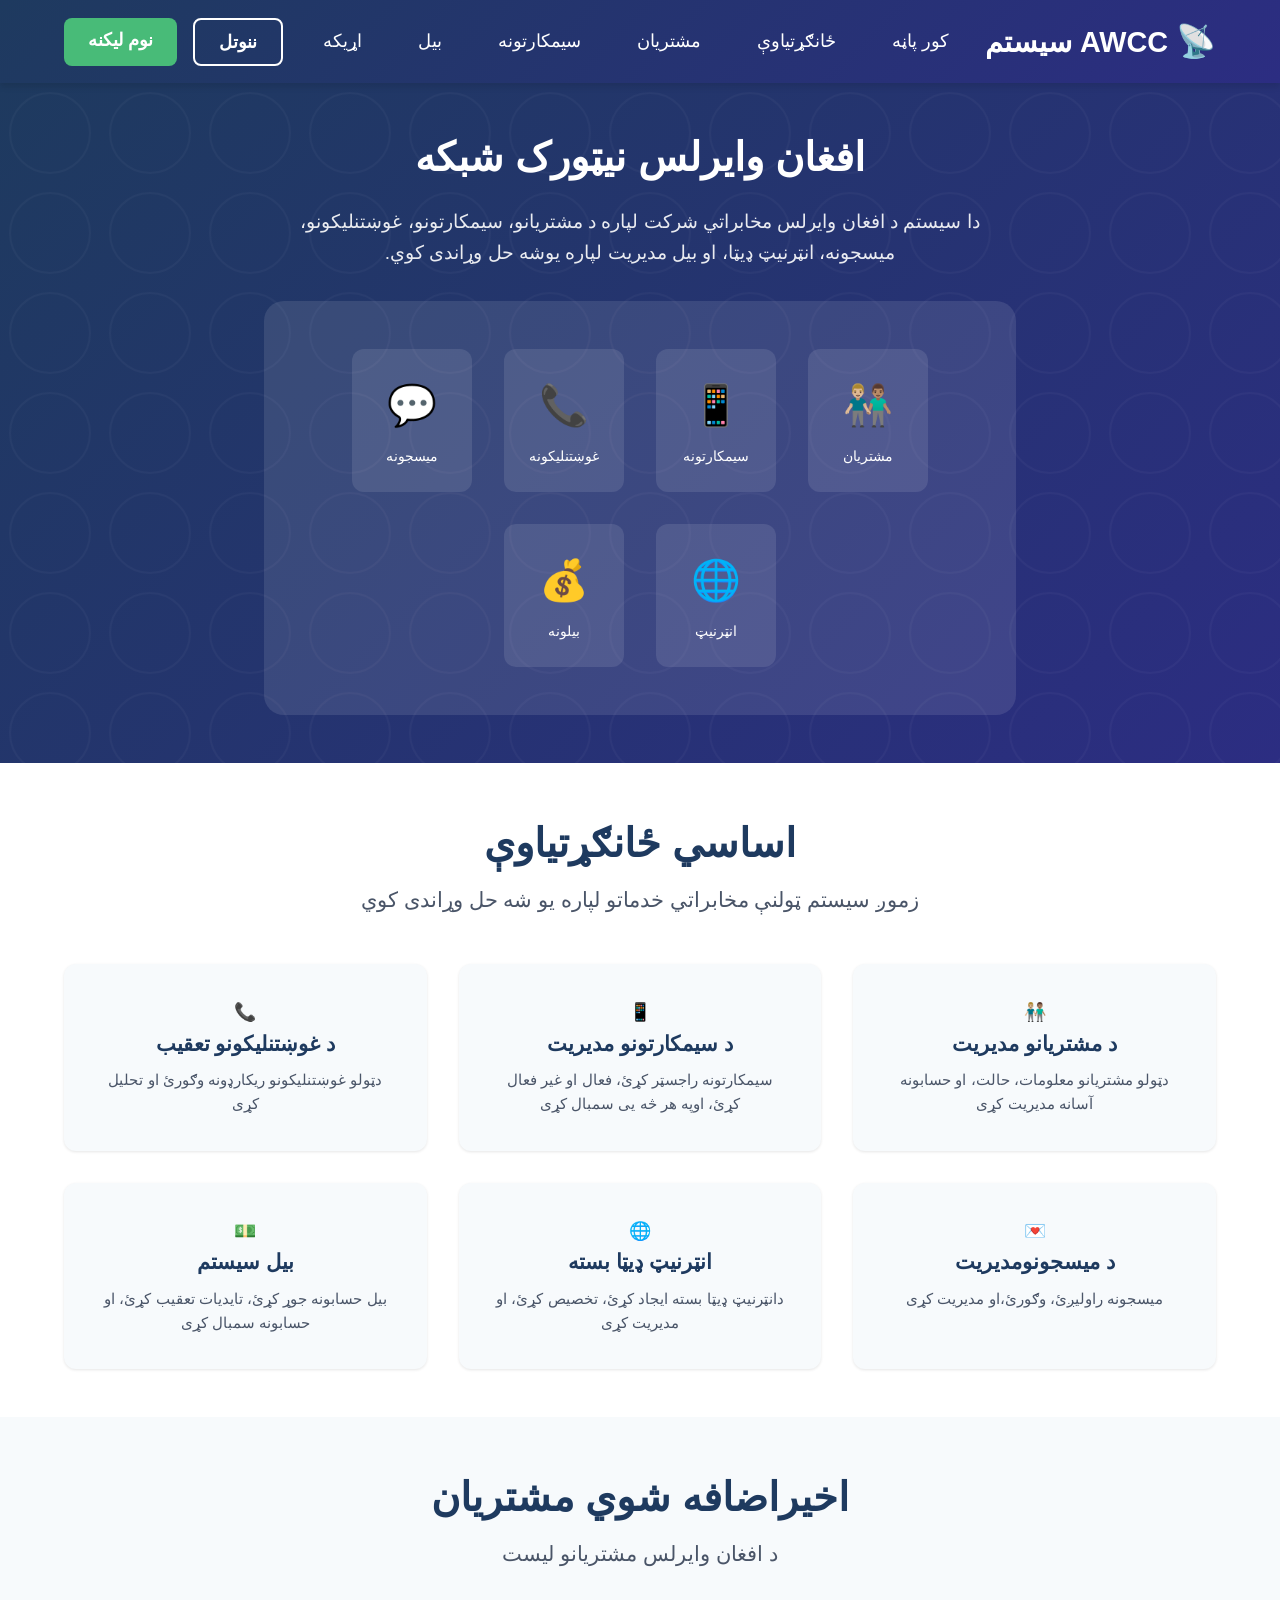
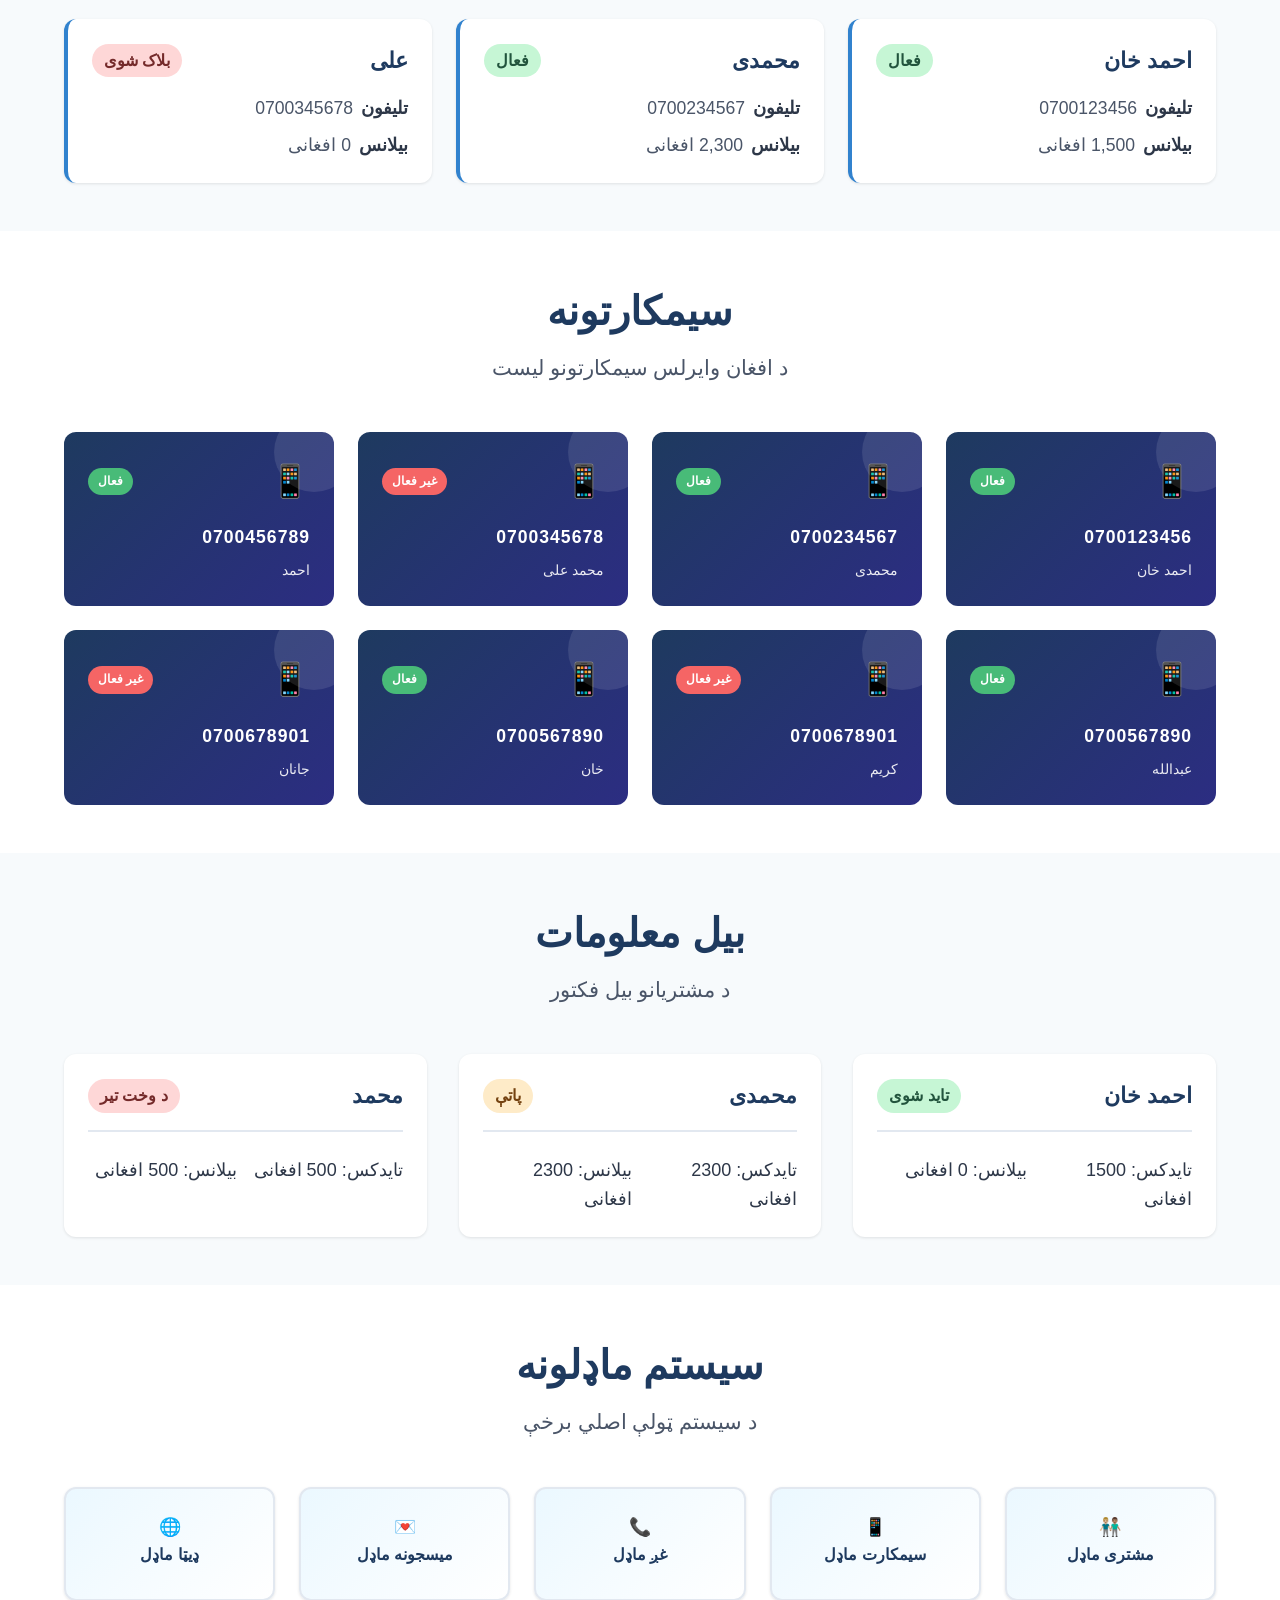
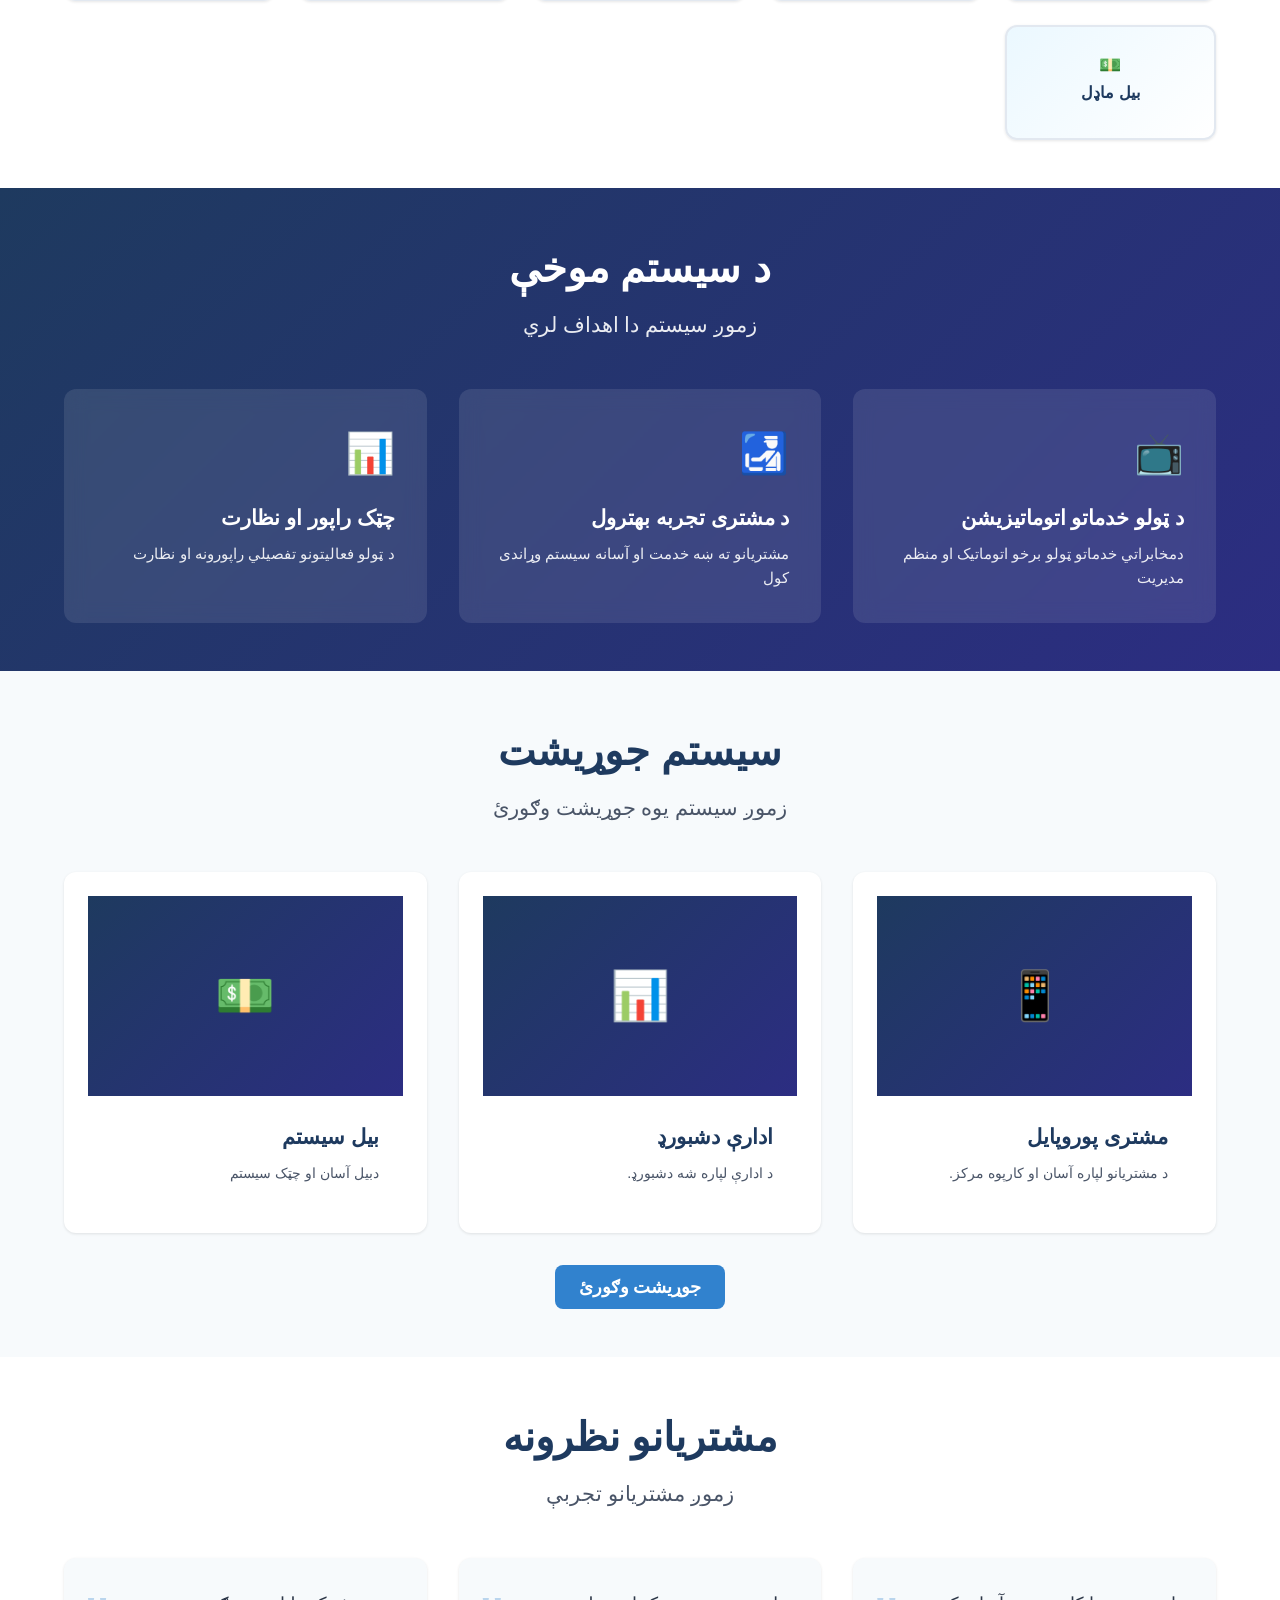
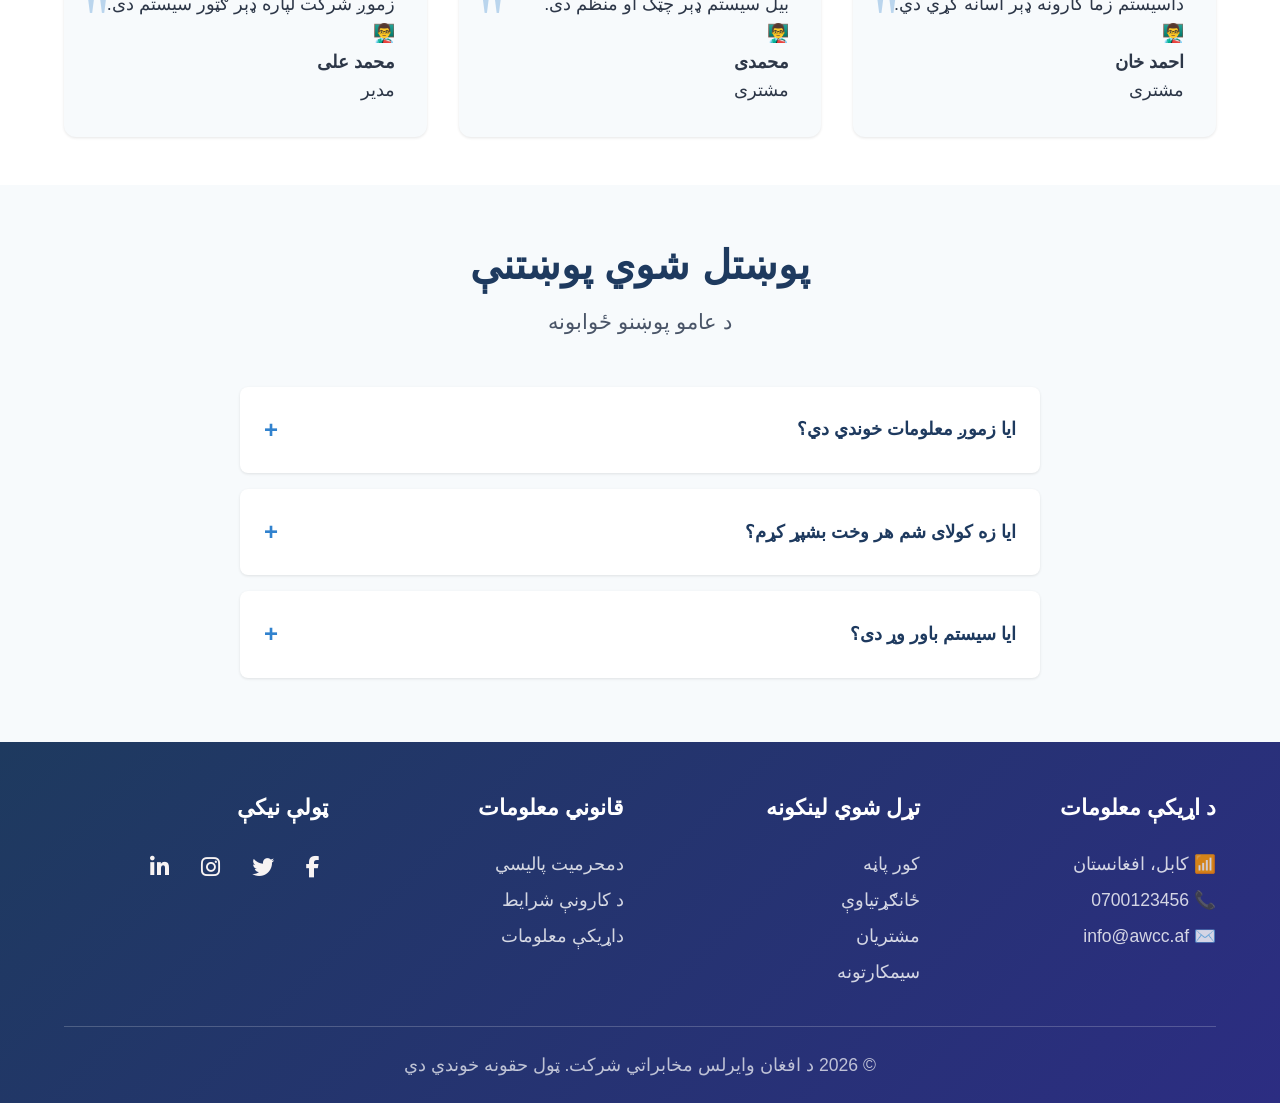
<file: index.html>
<!DOCTYPE html>
<html lang="ps" dir="rtl">

<head>
    <meta charset="UTF-8">
    <meta name="viewport" content="width=device-width, initial-scale=1.0">
    <meta name="description" content="AWCC مخابراتي سیستم - د مشتریانو، سیمکارتونو او بیل مدیریت">
    <meta name="keywords" content="AWCC, telecom system, customers, billing, SIM management">

    <title>AWCC - د مخابراتي خدماتو سیستم</title>
    <link rel="stylesheet" href="css/style.css">
    <link rel="stylesheet" href="https://cdnjs.cloudflare.com/ajax/libs/font-awesome/6.5.0/css/all.min.css">

</head>

<body>
    <header>
        <div class="container header-container">
            <a href="index.html" class="logo">
                <span class="logo-icon">📡</span>
                <span>AWCC سیستم</span>
            </a>
            <input type="checkbox" id="menu-toggle">
            <label for="menu-toggle" class="mobile-menu-toggle">
                <span></span><span></span><span></span>
            </label>
            <nav>
                <ul class="nav-links">
                    <li><a href="index.html">کور پاڼه</a></li>
                    <li><a href="features.html">ځانګړتیاوې</a></li>
                    <li><a href="customers.html">مشتریان</a></li>
                    <li><a href="simcards.html">سیمکارتونه</a></li>
                    <li><a href="billing.html">بیل</a></li>
                    <li><a href="contact.html">اړیکه</a></li>
                </ul>
                <div class="nav-buttons">
                    <a href="login.html" class="btn btn-secondary">ننوتل</a>
                    <a href="signup.html" class="btn btn-highlight">نوم لیکنه</a>
                </div>
            </nav>
        </div>
    </header>
    <!--this is hero section-->
    <section class="hero">
        <div class="container hero-content">
            <h1>افغان وایرلس نیټورک شبکه</h1>
            <p>دا سیستم د افغان وایرلس مخابراتي شرکت لپاره د مشتریانو، سیمکارتونو، غوښتنلیکونو، میسجونه، انټرنیټ ډیټا، او بیل مدیریت لپاره یوشه حل وړاندی کوي.</p>
            <div class="hero-illustration">
                <div class="illustration-item"><span class="illustration-icon">👨🏼‍🤝‍👨🏽</span><span class="illustration-text">مشتریان</span></div>
                <div class="illustration-item"><span class="illustration-icon">📱</span><span class="illustration-text">سیمکارتونه</span></div>
                <div class="illustration-item"><span class="illustration-icon">📞</span><span class="illustration-text">غوښتنلیکونه</span></div>
                <div class="illustration-item"><span class="illustration-icon">💬</span><span class="illustration-text">میسجونه</span></div>
                <div class="illustration-item"><span class="illustration-icon">🌐</span><span class="illustration-text">انټرنیټ</span></div>
                <div class="illustration-item"><span class="illustration-icon">💰</span><span class="illustration-text">بیلونه</span></div>
            </div>
        </div>
    </section>
    <!-- this is feature section -->

    <section class="features">
        <div class="container">
            <div class="section-title">
                <h2>اساسي ځانګړتیاوې</h2>
                <p>زموږ سیستم ټولنې مخابراتي خدماتو لپاره یو شه حل وړاندی کوي</p>
            </div>
            <div class="features-grid" id="featuresContainer">

            </div>
        </div>
    </section>
    <!-- CUSTOMER SECTION -->
    <section class="customers-section">
        <div class="container">
            <div class="section-title">
                <h2>اخیراضافه شوي مشتریان</h2>
                <p>د افغان وایرلس مشتریانو لیست</p>
            </div>

            <!-- REMOVE EXTRA DIV -->
            <div class="customers-grid" id="customersContainer"></div>

        </div>
    </section>


    <!--this is simcard section-->
    <section class="simcards-section">
        <div class="container">
            <div class="section-title">
                <h2>سیمکارتونه</h2>
                <p>د افغان وایرلس سیمکارتونو لیست</p>
            </div>
            <div class="simcards-grid" id="simcardsContainer"></div>
        </div>
    </section>

    <!-- BILLING SECTION -->
    <section class="billing-section">
        <div class="container">
            <div class="section-title">
                <h2>بیل معلومات</h2>
                <p>د مشتریانو بیل فکتور</p>
            </div>

            <div class="billing-grid" id="billingContainer"></div>

        </div>
    </section>

    <!--this is modules section-->
    <section class="modules-section">
        <div class="container">
            <div class="section-title">
                <h2>سیستم ماډلونه</h2>
                <p>د سیستم ټولې اصلي برخې</p>
            </div>
            <div class="modules-grid" id="modulesContainer"></div>
        </div>
    </section>


    <section class="objectives-section">
        <div class="container">
            <div class="section-title section-title-white">
                <h2>د سیستم موخې</h2>
                <p>زموږ سیستم دا اهداف لري</p>
            </div>
            <div class="objectives-grid" id="objectivesContainer"></div>
        </div>
    </section>


    <section class="demo-section">
        <div class="container">
            <div class="section-title">
                <h2>سیستم جوړیشت</h2>
                <p>زموږ سیستم یوه جوړیشت وګورئ</p>
            </div>
            <div class="demo-grid">
                <div class="demo-box">
                    <div class="demo-preview">📱</div>
                    <div class="demo-content">
                        <h3>مشتری پوروپایل</h3>
                        <p>د مشتریانو لپاره آسان او کارپوه مرکز.</p>
                    </div>
                </div>
                <div class="demo-box">
                    <div class="demo-preview">📊</div>
                    <div class="demo-content">
                        <h3>ادارې دشبورډ</h3>
                        <p>د ادارې لپاره شه دشبورډ.</p>
                    </div>
                </div>
                <div class="demo-box">
                    <div class="demo-preview">💵</div>
                    <div class="demo-content">
                        <h3>بیل سیستم</h3>
                        <p>دبیل آسان او چټک سیستم</p>
                    </div>
                </div>
            </div>
            <div class="demo-button"><a href="features.html" class="btn btn-primary">جوړیشت وګورئ</a></div>
        </div>
    </section>


    <section class="testimonials-section">
        <div class="container">
            <div class="section-title">
                <h2>مشتریانو نظرونه</h2>
                <p>زموږ مشتریانو تجربې</p>
            </div>
            <div class="testimonials-grid" id="testimonialsContainer"></div>
        </div>
    </section>


    <section class="faq-section">
        <div class="container">
            <div class="section-title">
                <h2>پوښتل شوي پوښتنې</h2>
                <p>د عامو پوښنو ځوابونه</p>
            </div>
            <div class="faq-list" id="faqContainer"></div>
        </div>
    </section>
    <!-- <section class="api-section">
        <div class="container">
            <div class="section-title">
                <h2>سیستم خبرونه</h2>
                <p>د API څخه راخیستل شوي معلومات</p>
            </div>

            <div id="apiContainer"></div>
        </div>
    </section> -->

    <footer>
        <div class="container">
            <div class="footer-content">

                <div class="footer-section">
                    <h3>د اړیکې معلومات</h3>
                    <p>📶 کابل، افغانستان</p>
                    <p>📞 0700123456</p>
                    <p>✉️ info@awcc.af</p>
                </div>

                <div class="footer-section">
                    <h3>تړل شوي لینکونه</h3>
                    <a href="index.html">کور پاڼه</a>
                    <a href="features.html">ځانګړتیاوې</a>
                    <a href="customers.html">مشتریان</a>
                    <a href="simcards.html">سیمکارتونه</a>
                </div>

                <div class="footer-section">
                    <h3>قانوني معلومات</h3>
                    <a href="#">دمحرمیت پالیسي</a>
                    <a href="#">د کارونې شرایط</a>
                    <a href="#">داړیکې معلومات</a>
                </div>

                <div class="footer-section">
                    <h3>ټولې نیکې</h3>
                    <div class="social-links">



                        <a href="https://www.facebook.com/myawcc/" target="_blank"><i class="fab fa-facebook-f"></i></a>
                        <a href="#" target="_blank"><i class="fab fa-twitter"></i></a>
                        <a href="#" target="_blank"><i class="fab fa-instagram"></i></a>
                        <a href="#" target="_blank"><i class="fab fa-linkedin-in"></i></a>


                    </div>
                </div>

            </div>

            <div class="footer-bottom">
                <p>© 2026 د افغان وایرلس مخابراتي شرکت. ټول حقونه خوندي دي</p>
            </div>
        </div>
    </footer>
    <script defer type="module" src="./js/script.js"></script>
</body>

</html>
</file>
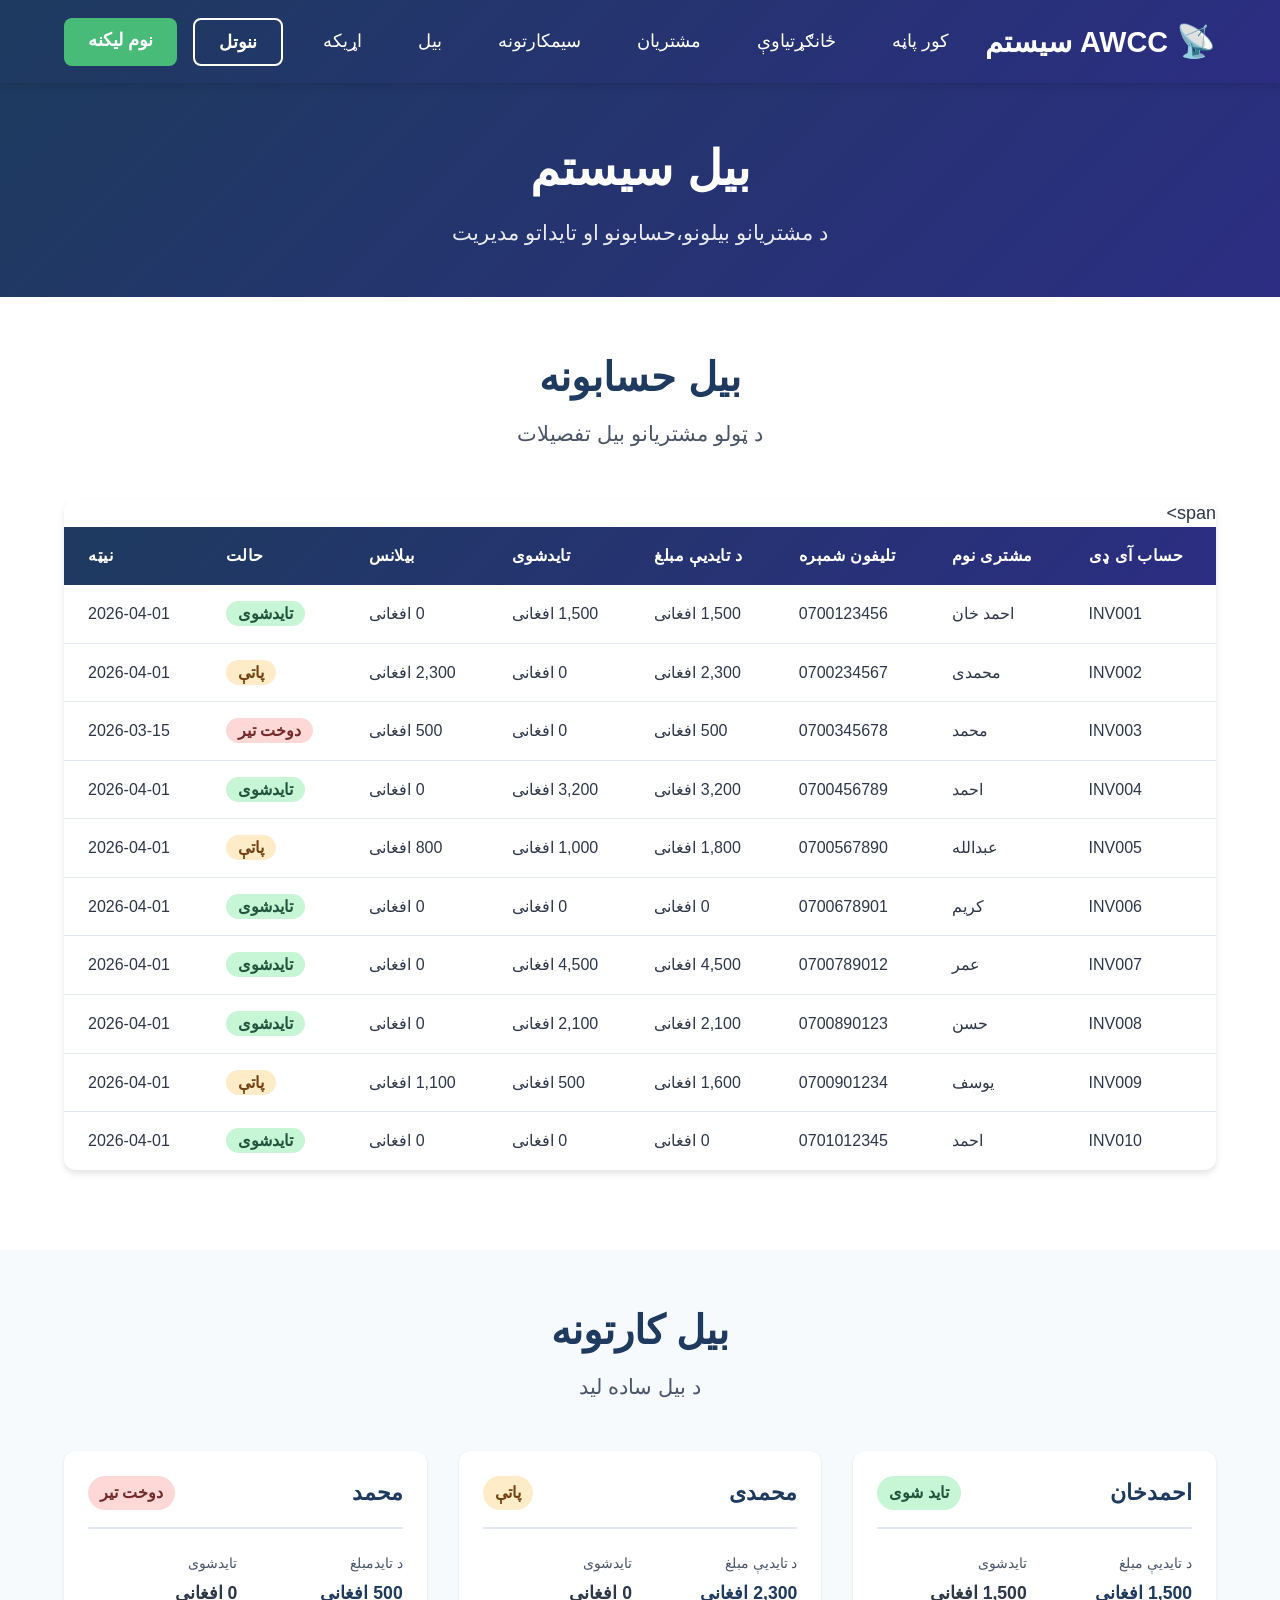
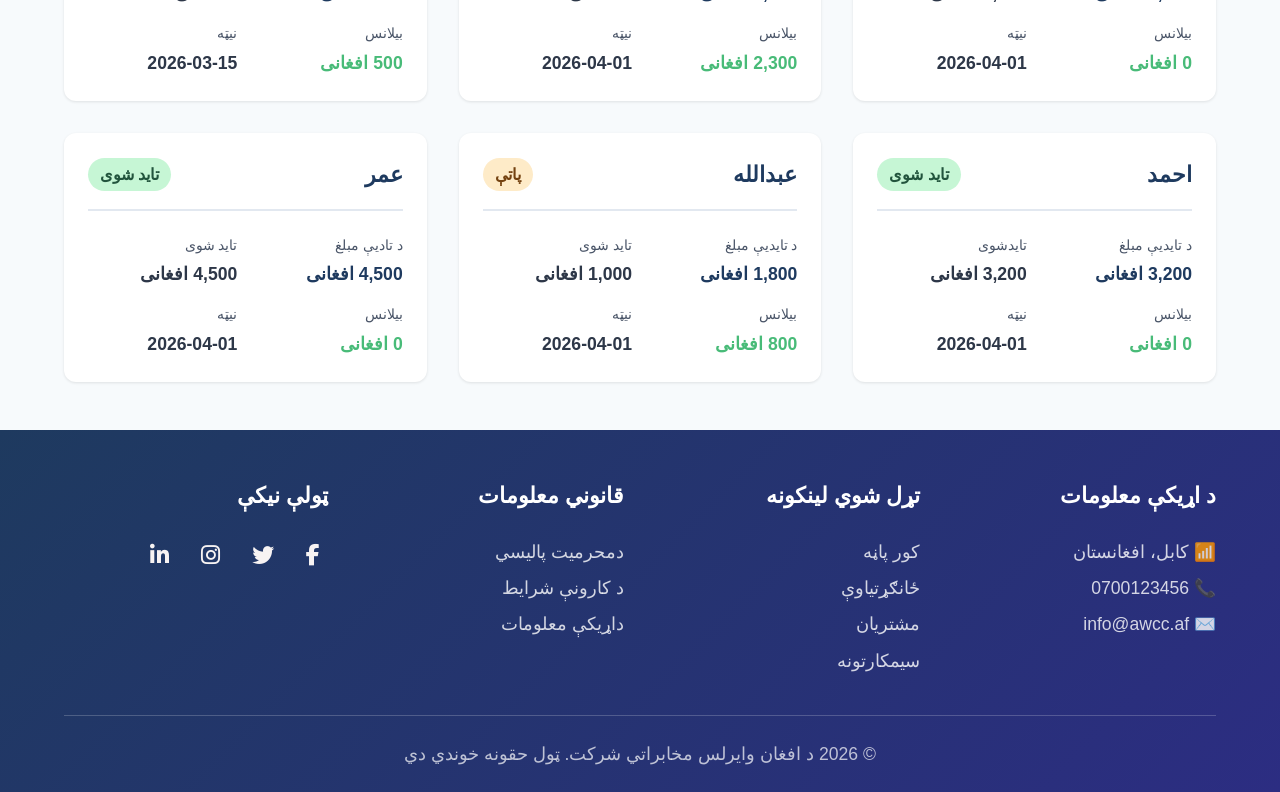
<file: billing.html>
<!DOCTYPE html>
<html lang="ps" dir="rtl">

<head>
    <meta charset="UTF-8">
    <meta name="viewport" content="width=device-width, initial-scale=1.0">
    <title>بیل- AWCC سیستم</title>
    <link rel="stylesheet" href="css/style.css">
    <link rel="stylesheet" href="https://cdnjs.cloudflare.com/ajax/libs/font-awesome/6.5.0/css/all.min.css">

</head>

<body>
    <!-- Header -->


    <!-- Page Header -->
    <section class="page-header">
        <div class="container">
            <h1>بیل سیستم</h1>
            <p>د مشتریانو بیلونو،حسابونو او تایداتو مدیریت</p>
        </div>
    </section>

    <!-- Billing Table -->
    <section class="features">
        <div class="container">
            <div class="section-title">
                <h2>بیل حسابونه </h2>
                <p>د ټولو مشتریانو بیل تفصیلات</p>
            </div>
            <div class="table-container">
                <table>
                    <thead>
                        <tr>
                            <th>حساب آی ډی</th>
                            <th>مشتری نوم</th>
                            <th>تلیفون شمېره</th>
                            <th>د تایدیې مبلغ</th>
                            <th>تایدشوی</th>
                            <th>بیلانس</th>
                            <th>حالت</th>
                            <th>نیټه</th>
                        </tr>
                    </thead>
                    <tbody>
                        <tr>
                            <td>INV001</td>
                            <td>احمد خان</td>
                            <td>0700123456</td>
                            <td>1,500 افغانی</td>
                            <td>1,500 افغانی</td>
                            <td>0 افغانی</td>
                            <td><span class="billing-status paid">تایدشوی</span></td>
                            <td>2026-04-01</td>
                        </tr>
                        <tr>
                            <td>INV002</td>
                            <td> محمدی</td>
                            <td>0700234567</td>
                            <td>2,300 افغانی</td>
                            <td>0 افغانی</td>
                            <td>2,300 افغانی</td>
                            <td><span class="billing-status pending">پاتې</span></td>
                            <td>2026-04-01</td>
                        </tr>
                        <tr>
                            <td>INV003</td>
                            <td>محمد </td>
                            <td>0700345678</td>
                            <td>500 افغانی</td>
                            <td>0 افغانی</td>
                            <td>500 افغانی</td>
                            <td><span class="billing-status overdue">دوخت تیر</td>span></td>
<td>2026-03-15</td>
</tr>
<tr>
<td>INV004</td>
<td> احمد</td>
<td>0700456789</td>
<td>3,200 افغانی</td>
<td>3,200 افغانی</td>
<td>0 افغانی</td>
<td><span class="billing-status paid">تایدشوی</span></td>
                            <td>2026-04-01</td>
                        </tr>
                        <tr>
                            <td>INV005</td>
                            <td>عبدالله </td>
                            <td>0700567890</td>
                            <td>1,800 افغانی</td>
                            <td>1,000 افغانی</td>
                            <td>800 افغانی</td>
                            <td><span class="billing-status pending">پاتې</span></td>
                            <td>2026-04-01</td>
                        </tr>
                        <tr>
                            <td>INV006</td>
                            <td> کریم</td>
                            <td>0700678901</td>
                            <td>0 افغانی</td>
                            <td>0 افغانی</td>
                            <td>0 افغانی</td>
                            <td><span class="billing-status paid">تایدشوی</span></td>
                            <td>2026-04-01</td>
                        </tr>
                        <tr>
                            <td>INV007</td>
                            <td>عمر </td>
                            <td>0700789012</td>
                            <td>4,500 افغانی</td>
                            <td>4,500 افغانی</td>
                            <td>0 افغانی</td>
                            <td><span class="billing-status paid">تایدشوی</span></td>
                            <td>2026-04-01</td>
                        </tr>
                        <tr>
                            <td>INV008</td>
                            <td> حسن</td>
                            <td>0700890123</td>
                            <td>2,100 افغانی</td>
                            <td>2,100 افغانی</td>
                            <td>0 افغانی</td>
                            <td><span class="billing-status paid">تایدشوی</span></td>
                            <td>2026-04-01</td>
                        </tr>
                        <tr>
                            <td>INV009</td>
                            <td>یوسف </td>
                            <td>0700901234</td>
                            <td>1,600 افغانی</td>
                            <td>500 افغانی</td>
                            <td>1,100 افغانی</td>
                            <td><span class="billing-status pending">پاتې</span></td>
                            <td>2026-04-01</td>
                        </tr>
                        <tr>
                            <td>INV010</td>
                            <td> احمد</td>
                            <td>0701012345</td>
                            <td>0 افغانی</td>
                            <td>0 افغانی</td>
                            <td>0 افغانی</td>
                            <td><span class="billing-status paid">تایدشوی</span></td>
                            <td>2026-04-01</td>
                        </tr>
                    </tbody>
                </table>
            </div>
        </div>
    </section>

    <!-- Billing Cards -->
    <section class="billing-section">
        <div class="container">
            <div class="section-title">
                <h2>بیل کارتونه</h2>
                <p>د بیل ساده لید</p>
            </div>

            <div class="billing-grid">
                <div class="billing-card">
                    <div class="billing-header">
                        <span class="billing-customer">احمدخان</span>
                        <span class="billing-status paid">تاید شوی</span>
                    </div>
                    <div class="billing-details">
                        <div class="billing-item">
                            <span class="billing-label">د تایدیې مبلغ</span>
                            <span class="billing-value amount">1,500 افغانی</span>
                        </div>
                        <div class="billing-item">
                            <span class="billing-label">تایدشوی</span>
                            <span class="billing-value">1,500 افغانی</span>
                        </div>
                        <div class="billing-item">
                            <span class="billing-label">بیلانس</span>
                            <span class="billing-value balance">0 افغانی</span>
                        </div>
                        <div class="billing-item">
                            <span class="billing-label">نیټه</span>
                            <span class="billing-value">2026-04-01</span>
                        </div>
                    </div>
                </div>

                <div class="billing-card">
                    <div class="billing-header">
                        <span class="billing-customer"> محمدی</span>
                        <span class="billing-status pending">پاتې</span>
                    </div>
                    <div class="billing-details">
                        <div class="billing-item">
                            <span class="billing-label">د تایدیې مبلغ</span>
                            <span class="billing-value amount">2,300 افغانی</span>
                        </div>
                        <div class="billing-item">
                            <span class="billing-label">تایدشوی</span>
                            <span class="billing-value">0 افغانی</span>
                        </div>
                        <div class="billing-item">
                            <span class="billing-label">بیلانس</span>
                            <span class="billing-value balance">2,300 افغانی</span>
                        </div>
                        <div class="billing-item">
                            <span class="billing-label">نیټه</span>
                            <span class="billing-value">2026-04-01</span>
                        </div>
                    </div>
                </div>

                <div class="billing-card">
                    <div class="billing-header">
                        <span class="billing-customer">محمد</span>
                        <span class="billing-status overdue">دوخت تیر</span>
                    </div>
                    <div class="billing-details">
                        <div class="billing-item">
                            <span class="billing-label">د تایدمبلغ</span>
                            <span class="billing-value amount">500 افغانی</span>
                        </div>
                        <div class="billing-item">
                            <span class="billing-label">تایدشوی</span>
                            <span class="billing-value">0 افغانی</span>
                        </div>
                        <div class="billing-item">
                            <span class="billing-label">بیلانس</span>
                            <span class="billing-value balance">500 افغانی</span>
                        </div>
                        <div class="billing-item">
                            <span class="billing-label">نیټه</span>
                            <span class="billing-value">2026-03-15</span>
                        </div>
                    </div>
                </div>

                <div class="billing-card">
                    <div class="billing-header">
                        <span class="billing-customer">احمد</span>
                        <span class="billing-status paid">تاید شوی</span>
                    </div>
                    <div class="billing-details">
                        <div class="billing-item">
                            <span class="billing-label">د تایدیې مبلغ</span>
                            <span class="billing-value amount">3,200 افغانی</span>
                        </div>
                        <div class="billing-item">
                            <span class="billing-label">تایدشوی</span>
                            <span class="billing-value">3,200 افغانی</span>
                        </div>
                        <div class="billing-item">
                            <span class="billing-label">بیلانس</span>
                            <span class="billing-value balance">0 افغانی</span>
                        </div>
                        <div class="billing-item">
                            <span class="billing-label">نیټه</span>
                            <span class="billing-value">2026-04-01</span>
                        </div>
                    </div>
                </div>

                <div class="billing-card">
                    <div class="billing-header">
                        <span class="billing-customer">عبدالله </span>
                        <span class="billing-status pending">پاتې</span>
                    </div>
                    <div class="billing-details">
                        <div class="billing-item">
                            <span class="billing-label">د تایدیې مبلغ</span>
                            <span class="billing-value amount">1,800 افغانی</span>
                        </div>
                        <div class="billing-item">
                            <span class="billing-label">تاید شوی</span>
                            <span class="billing-value">1,000 افغانی</span>
                        </div>
                        <div class="billing-item">
                            <span class="billing-label">بیلانس</span>
                            <span class="billing-value balance">800 افغانی</span>
                        </div>
                        <div class="billing-item">
                            <span class="billing-label">نیټه</span>
                            <span class="billing-value">2026-04-01</span>
                        </div>
                    </div>
                </div>

                <div class="billing-card">
                    <div class="billing-header">
                        <span class="billing-customer">عمر </span>
                        <span class="billing-status paid">تاید شوی</span>
                    </div>
                    <div class="billing-details">
                        <div class="billing-item">
                            <span class="billing-label">د تادیې مبلغ</span>
                            <span class="billing-value amount">4,500 افغانی</span>
                        </div>
                        <div class="billing-item">
                            <span class="billing-label">تاید شوی</span>
                            <span class="billing-value">4,500 افغانی</span>
                        </div>
                        <div class="billing-item">
                            <span class="billing-label">بیلانس</span>
                            <span class="billing-value balance">0 افغانی</span>
                        </div>
                        <div class="billing-item">
                            <span class="billing-label">نیټه</span>
                            <span class="billing-value">2026-04-01</span>
                        </div>
                    </div>
                </div>
            </div>
        </div>
    </section>

    <!-- Footer -->
    <!-- <footer>
        <div class="container">
            <div class="footer-content">
                <div class="footer-section">
                    <h3>د اړیکې معلومات</h3>
                    <p>📶 کابل، افغانستان</p>
                    <p>📞 0700123456</p>
                    <p>✉️ info@awcc.af</p>
                </div>

                <div class="footer-section">
                    <h3>تړل شوي لینکونه</h3>
                    <a href="index.html">کور پاڼه</a>
                    <a href="features.html">ځانګړتیاوې</a>
                    <a href="customers.html">مشتریان</a>
                    <a href="simcards.html">سیم کارتونه</a>
                </div>
                <div class="footer-section">
                    <h3>قانوني معلومات</h3>
                    <a href="#">د محرمیت پالیسي</a>
                    <a href="#">د کارونې شرایط</a>
                    <a href="#">د تایدیې شرایط</a>
                </div>
                <div class="footer-section">
                    <h3>ټولې نیکې</h3>
                    <div class="social-links">
                        <a href="#" class="Facebook"><img src="facebook.png" alt="" width="40px"></a>
                        <a href="#" class="Twitter"><img src="icons8-twitter-50.png" alt="" width="40px"></a>
                        <a href="#" class="Instagram"><img src="instagram.png" alt="" width="40px"></a>
                        <a href="#" class="LinkedIn"><img src="3d-linkedin-logo-icon-isolated-on-transparent-background-free-png.png" alt="" width="40px"></a>
                    </div>
                </div>
            </div>
            <div class="footer-bottom">
                <p>© 2026 د افغان وایرلس مخابراتي شرکت. ټول حقونه خوندي دي.</p>
            </div>
        </div>
    </footer> -->
    <script src="js/include.js"></script>
</body>

</html>
</file>
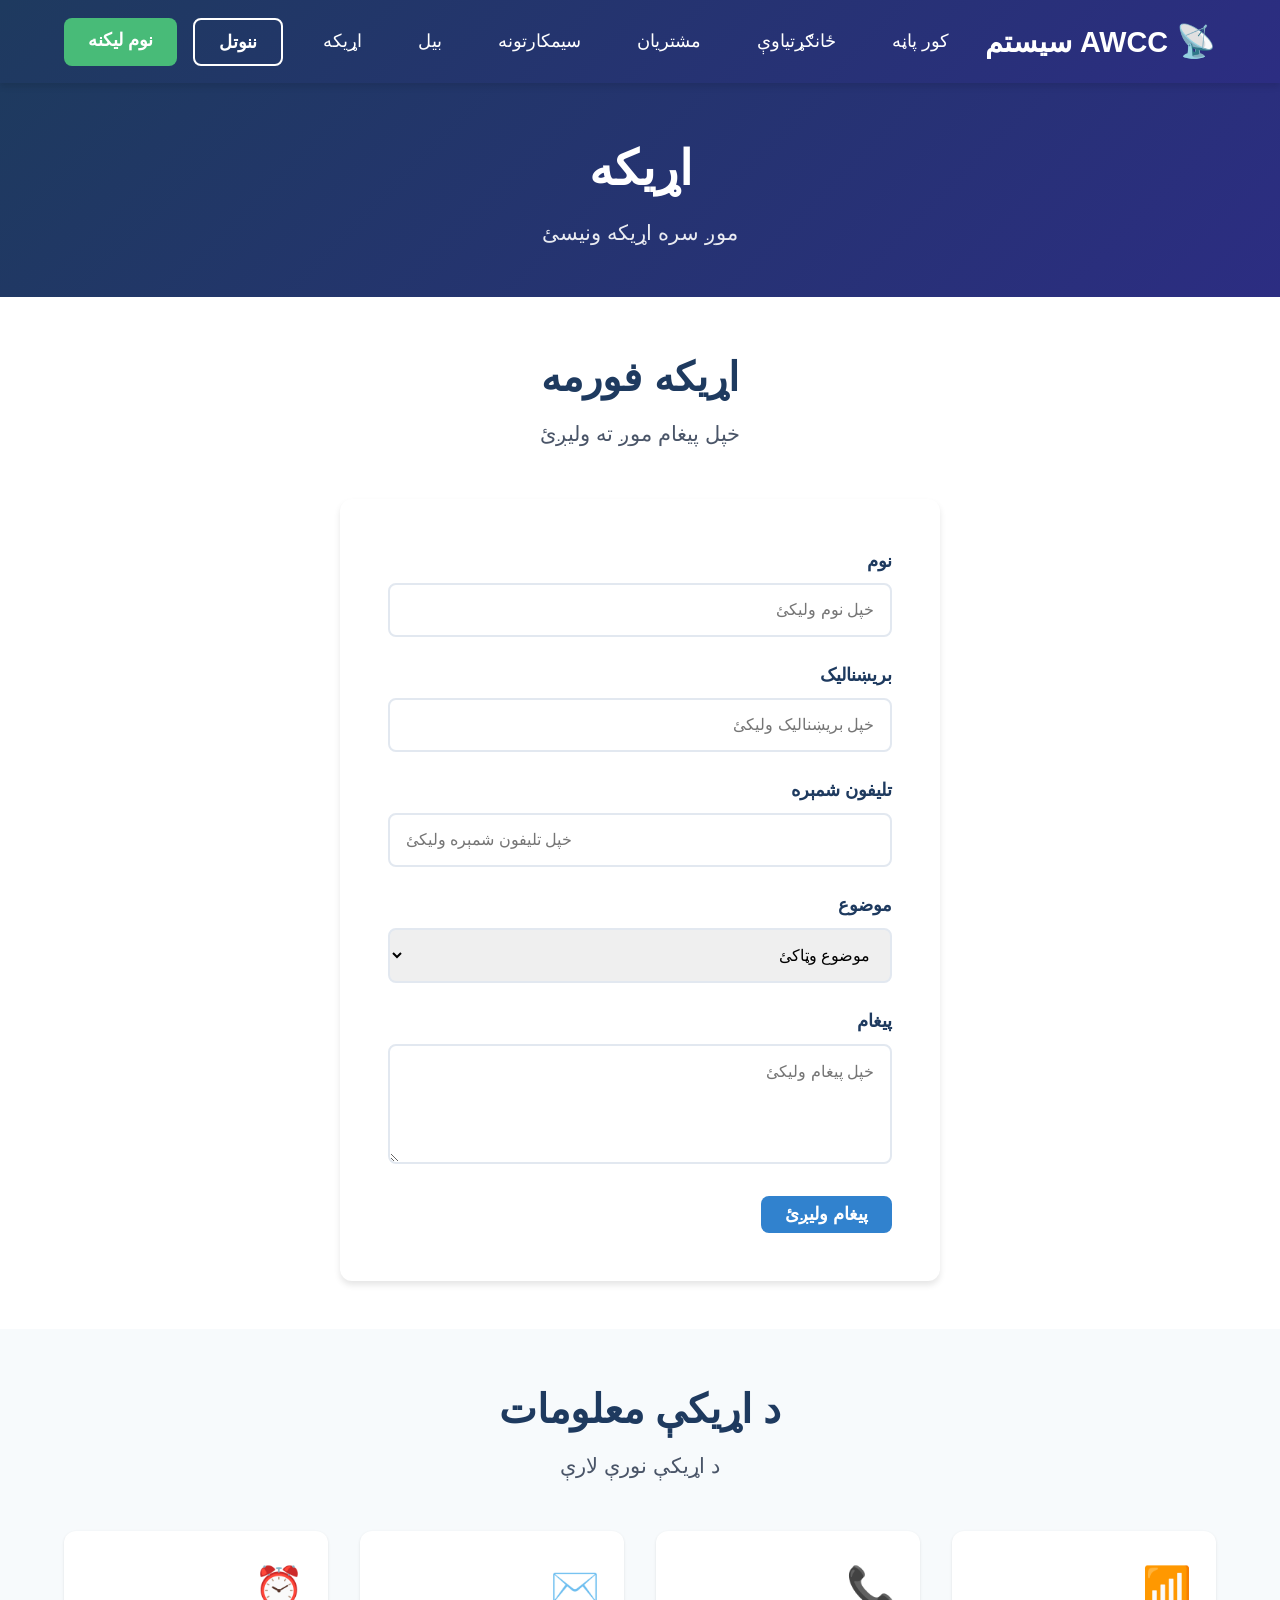
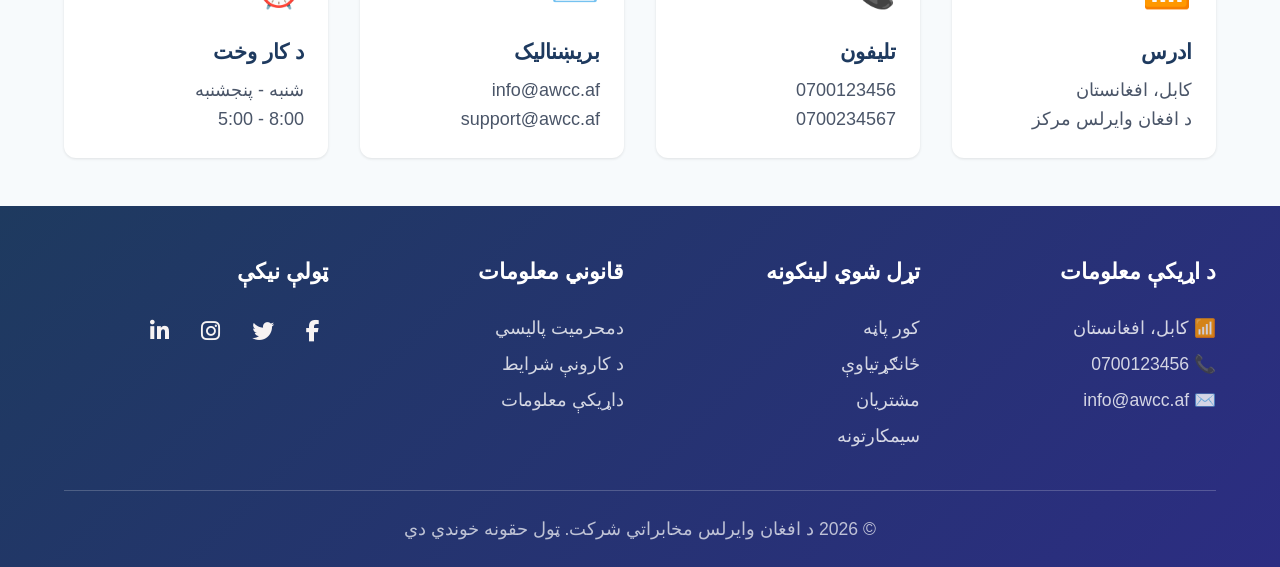
<file: contact.html>
<!DOCTYPE html>
<html lang="ps" dir="rtl">

<head>
    <meta charset="UTF-8">
    <meta name="viewport" content="width=device-width, initial-scale=1.0">
    <title>اړیکه - AWCC سیستم</title>
    <link rel="stylesheet" href="css/style.css">
    <link rel="stylesheet" href="https://cdnjs.cloudflare.com/ajax/libs/font-awesome/6.5.0/css/all.min.css">

</head>

<body>
    <!-- Header -->
    <div id="header"></div>

    <!-- Page Header -->

    <section class="page-header">
        <div class="container">
            <h1>اړیکه</h1>
            <p>موږ سره اړیکه ونیسئ</p>
        </div>
    </section>

    <!-- Contact Form -->

    <section class="features">
        <div class="container">
            <div class="section-title">
                <h2>اړیکه فورمه</h2>
                <p>خپل پیغام موږ ته ولیږئ</p>
            </div>

            <div class="form-container">
                <form action="#" method="post" id="contactForm">
                    <div class="form-group">
                        <label for="name">نوم</label>
                        <input type="text" id="name" name="name" placeholder="خپل نوم ولیکئ" required>
                    </div>

                    <div class="form-group">
                        <label for="email">بریښنالیک</label>
                        <input type="email" id="email" name="email" placeholder="خپل بریښنالیک ولیکئ" required>
                    </div>

                    <div class="form-group">
                        <label for="phone">تلیفون شمېره</label>
                        <input type="tel" id="phone" name="phone" placeholder="خپل تلیفون شمېره ولیکئ">
                    </div>

                    <div class="form-group">
                        <label for="subject">موضوع</label>
                        <select id="subject" name="subject" required>
<option value="">موضوع وټاکئ</option>
<option value="general">عمومي پوښتنه</option>
<option value="support">تکنیکي ملاتړ</option>
<option value="billing">بیلنګ تړل</option>
<option value="complaint">شکایت</option>
<option value="suggestion">غوره توب</option>
</select>
                    </div>

                    <div class="form-group">
                        <label for="message">پیغام</label>
                        <textarea id="message" name="message" placeholder="خپل پیغام ولیکئ" required></textarea>
                    </div>
                    <button type="submit" class="btn btn-primary">پیغام ولیږئ</button>
                </form>
            </div>
        </div>
    </section>
    <!-- Contact Info -->

    <section class="customers-section">
        <div class="container">
            <div class="section-title">
                <h2>د اړیکې معلومات</h2>
                <p>د اړیکې نورې لارې</p>
            </div>
            <div class="contact-info">
                <div class="contact-card">
                    <div class="contact-icon">📶</div>
                    <h3>ادرس</h3>
                    <p>کابل، افغانستان</p>
                    <p>د افغان وایرلس مرکز</p>
                </div>
                <div class="contact-card">
                    <div class="contact-icon">📞</div>
                    <h3>تلیفون</h3>
                    <p>0700123456</p>
                    <p>0700234567</p>
                </div>
                <div class="contact-card">
                    <div class="contact-icon">✉️</div>
                    <h3>بریښنالیک</h3>
                    <p>info@awcc.af</p>
                    <p>support@awcc.af</p>
                </div>
                <div class="contact-card">
                    <div class="contact-icon">⏰</div>
                    <h3>د کار وخت</h3>
                    <p>شنبه - پنجشنبه</p>
                    <p>8:00 - 5:00</p>
                </div>
            </div>
        </div>
    </section>

    <!-- Footer -->

    <div id="footer"></div>
    <script src="./js/form.js"></script>
    <script src="js/include.js"></script>
</body>

</html>
</file>
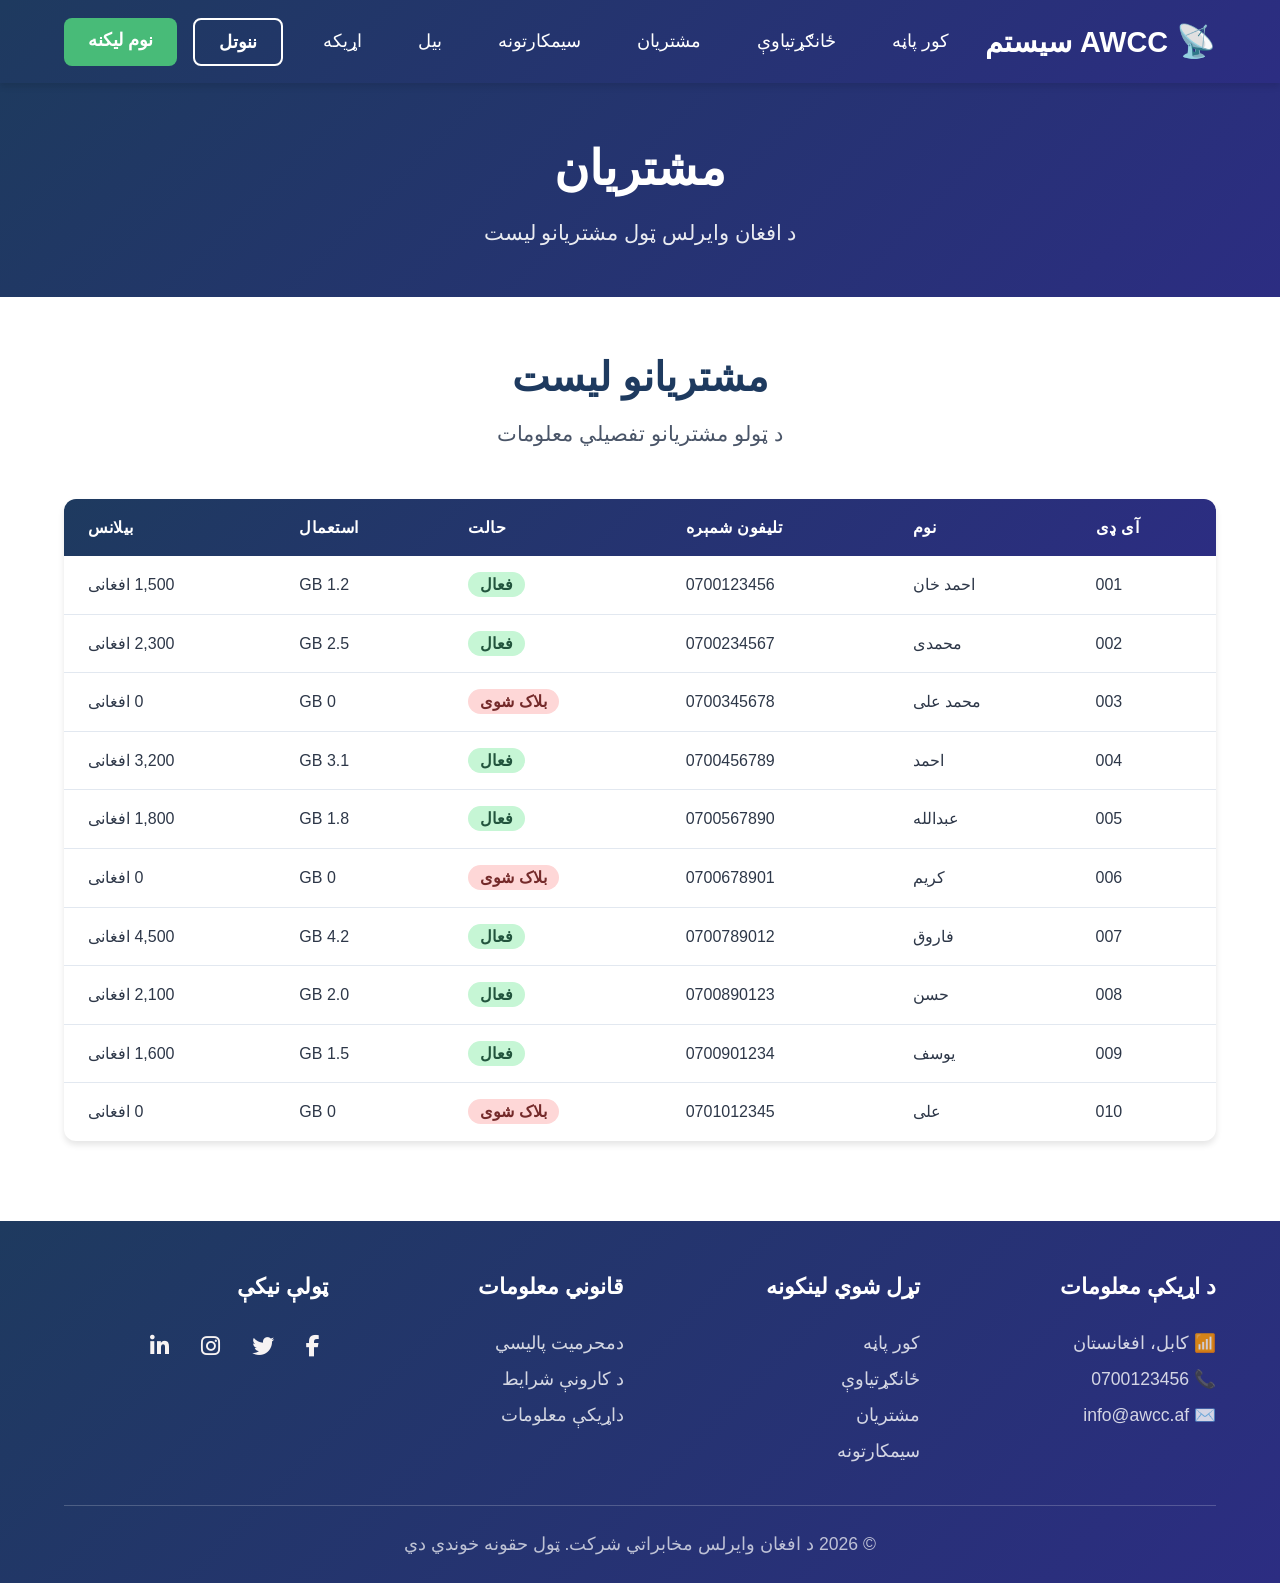
<file: customers.html>
<!DOCTYPE html>
<html lang="ps" dir="rtl">

<head>
    <meta charset="UTF-8">
    <meta name="viewport" content="width=device-width, initial-scale=1.0">
    <title>مشتریان - AWCC سیستم</title>
    <link rel="stylesheet" href="css/style.css">
    <link rel="stylesheet" href="https://cdnjs.cloudflare.com/ajax/libs/font-awesome/6.5.0/css/all.min.css">

</head>

<body>
    <!-- Header -->
    <div id="header"></div>

    <!-- Page Header -->
    <section class="page-header">
        <div class="container">
            <h1>مشتریان</h1>
            <p>د افغان وایرلس ټول مشتریانو لیست</p>
        </div>
    </section>
    <!-- Customers Table -->
    <section class="features">
        <div class="container">
            <div class="section-title">
                <h2>مشتریانو لیست</h2>
                <p>د ټولو مشتریانو تفصیلي معلومات</p>
            </div>

            <div class="table-container">
                <table>
                    <thead>
                        <tr>
                            <th>آی ډی</th>
                            <th>نوم</th>
                            <th>تلیفون شمېره</th>
                            <th>حالت</th>
                            <th>استعمال</th>
                            <th>بیلانس</th>
                        </tr>
                    </thead>
                    <tbody>
                        <tr>
                            <td>001</td>
                            <td>احمد خان</td>
                            <td>0700123456</td>
                            <td><span class="customer-status status-active">فعال</span></td>
                            <td>1.2 GB</td>
                            <td>1,500 افغانی</td>
                        </tr>
                        <tr>
                            <td>002</td>
                            <td> محمدی</td>
                            <td>0700234567</td>
                            <td><span class="customer-status status-active">فعال</span></td>
                            <td>2.5 GB</td>
                            <td>2,300 افغانی</td>
                        </tr>
                        <tr>
                            <td>003</td>
                            <td>محمد علی</td>
                            <td>0700345678</td>
                            <td><span class="customer-status status-blocked">بلاک شوی</span></td>
                            <td>0 GB</td>
                            <td>0 افغانی</td>
                        </tr>
                        <tr>
                            <td>004</td>
                            <td> احمد</td>
                            <td>0700456789</td>
                            <td><span class="customer-status status-active">فعال</span></td>
                            <td>3.1 GB</td>
                            <td>3,200 افغانی</td>
                        </tr>
                        <tr>
                            <td>005</td>
                            <td>عبدالله </td>
                            <td>0700567890</td>
                            <td><span class="customer-status status-active">فعال</span></td>
                            <td>1.8 GB</td>
                            <td>1,800 افغانی</td>
                        </tr>
                        <tr>
                            <td>006</td>
                            <td> کریم</td>
                            <td>0700678901</td>
                            <td><span class="customer-status status-blocked">بلاک شوی</span></td>
                            <td>0 GB</td>
                            <td>0 افغانی</td>
                        </tr>
                        <tr>
                            <td>007</td>
                            <td> فاروق</td>
                            <td>0700789012</td>
                            <td><span class="customer-status status-active">فعال</span></td>
                            <td>4.2 GB</td>
                            <td>4,500 افغانی</td>
                        </tr>
                        <tr>
                            <td>008</td>
                            <td> حسن</td>
                            <td>0700890123</td>
                            <td><span class="customer-status status-active">فعال</span></td>
                            <td>2.0 GB</td>
                            <td>2,100 افغانی</td>
                        </tr>
                        <tr>
                            <td>009</td>
                            <td>یوسف </td>
                            <td>0700901234</td>
                            <td><span class="customer-status status-active">فعال</span></td>
                            <td>1.5 GB</td>
                            <td>1,600 افغانی</td>
                        </tr>
                        <tr>
                            <td>010</td>
                            <td> علی</td>
                            <td>0701012345</td>
                            <td><span class="customer-status status-blocked">بلاک شوی</span></td>
                            <td>0 GB</td>
                            <td>0 افغانی</td>
                        </tr>
                    </tbody>
                </table>
            </div>
        </div>
    </section>
    <!-- Footer -->
    <div id="footer"></div>
    <script src="js/include.js"></script>
</body>

</html>
</file>
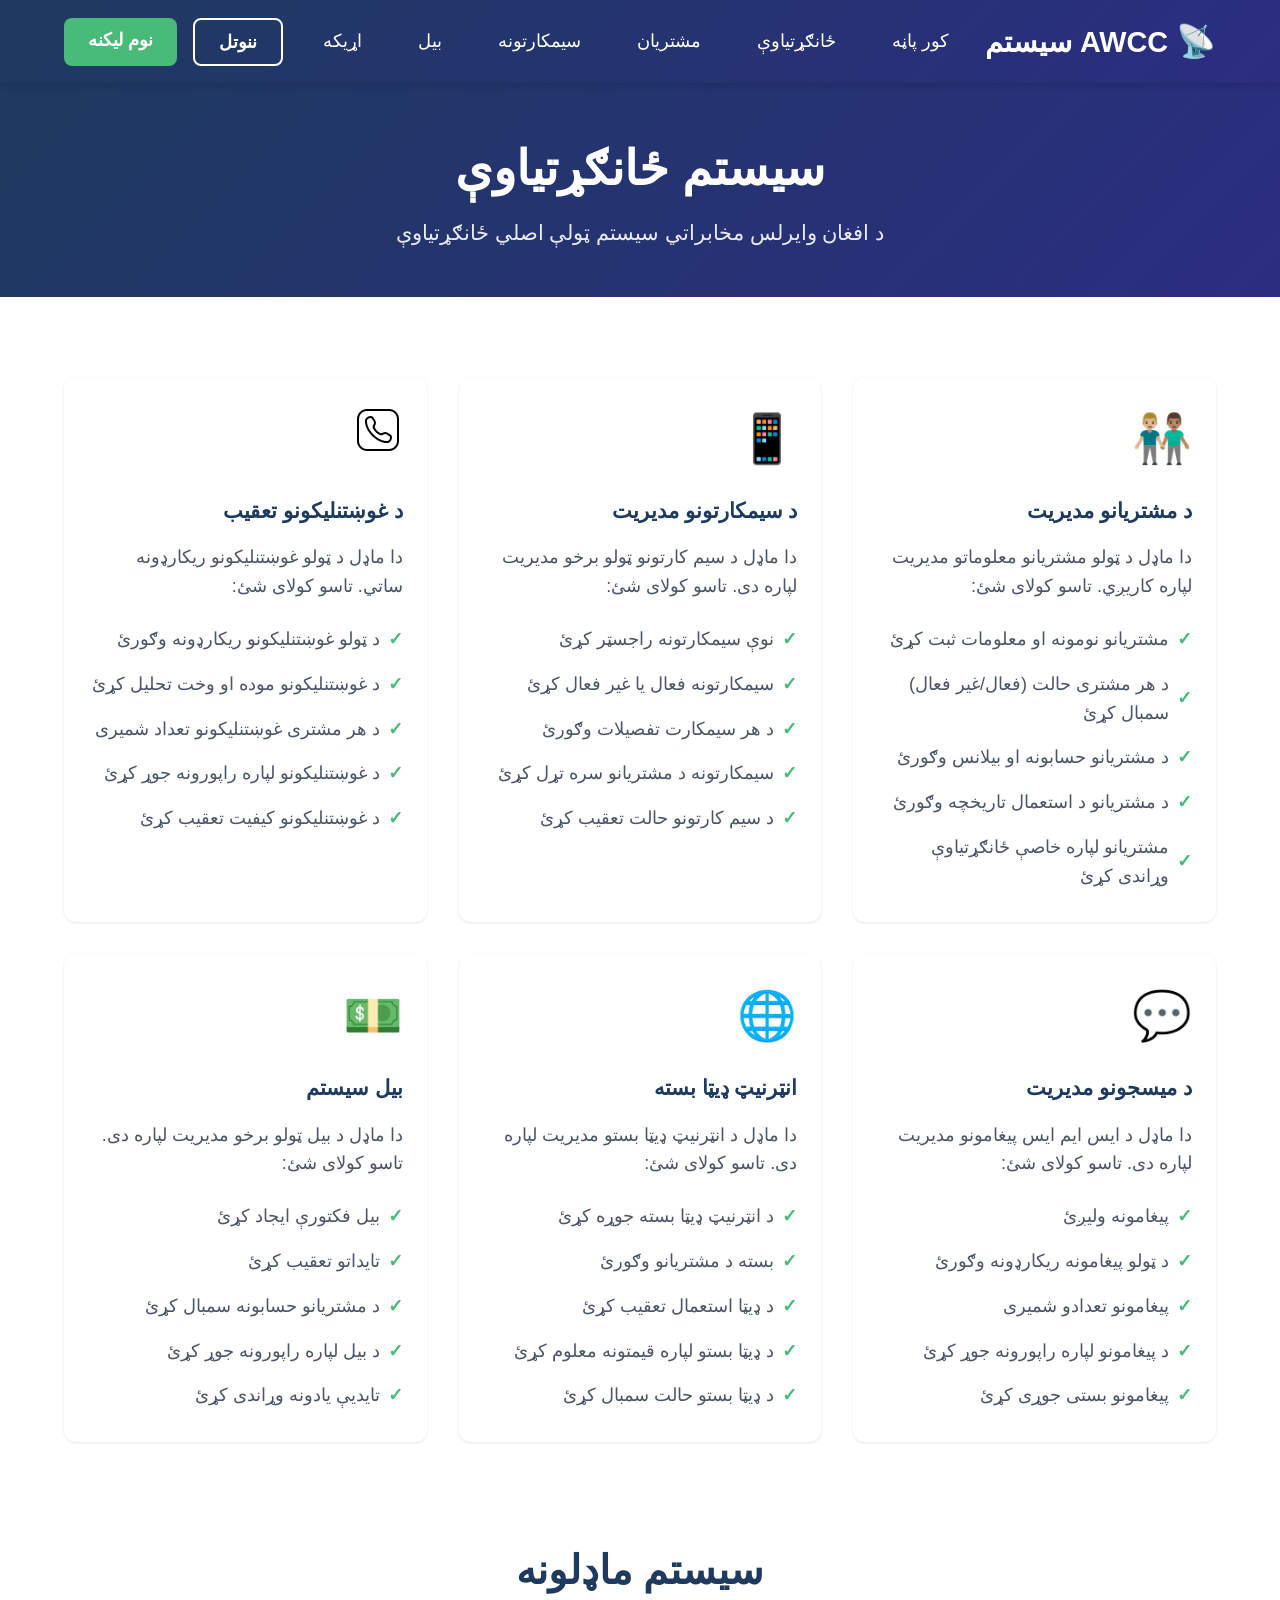
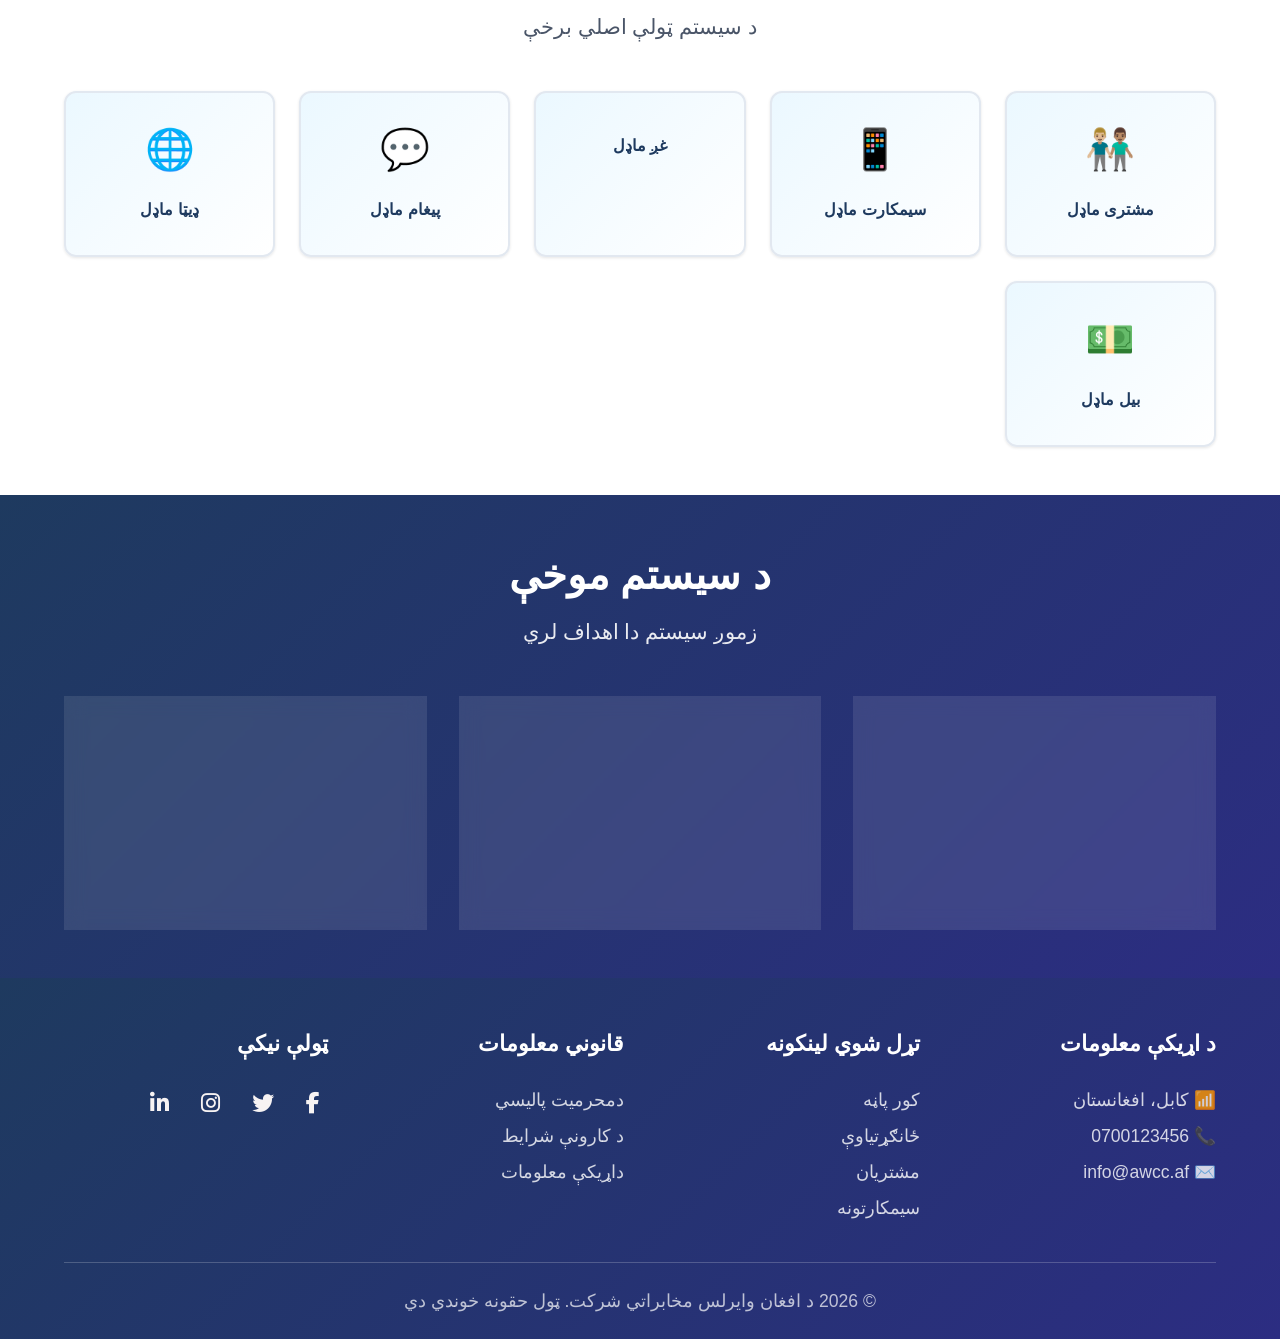
<file: features.html>
<!DOCTYPE html>
<html lang="ps" dir="rtl">

<head>
    <meta charset="UTF-8">
    <meta name="viewport" content="width=device-width, initial-scale=1.0">
    <title>ځانګړتیاوې - AWCC سیستم</title>
    <link rel="stylesheet" href="css/style.css">
    <link rel="stylesheet" href="https://cdnjs.cloudflare.com/ajax/libs/font-awesome/6.5.0/css/all.min.css">

</head>

<body>
    <!-- Header -->
    <div id="header"></div>
    <main id="main-content">
        <!-- Page Header -->
        <section class="page-header">
            <div class="container">
                <h1>سیستم ځانګړتیاوې</h1>
                <p>د افغان وایرلس مخابراتي سیستم ټولې اصلي ځانګړتیاوې</p>
            </div>
        </section>

        <!-- Features List -->
        <section class="features">
            <div class="container">
                <div class="features-list">
                    <div class="feature-detail">
                        <div class="feature-detail-icon">👨🏼‍🤝‍👨🏽</div>
                        <h3>د مشتریانو مدیریت</h3>
                        <p>دا ماډل د ټولو مشتریانو معلوماتو مدیریت لپاره کاریږي. تاسو کولای شئ:</p>
                        <ul>
                            <li>مشتریانو نومونه او معلومات ثبت کړئ</li>
                            <li>د هر مشتری حالت (فعال/غیر فعال) سمبال کړئ</li>
                            <li>د مشتریانو حسابونه او بیلانس وګورئ</li>
                            <li>د مشتریانو د استعمال تاریخچه وګورئ</li>
                            <li>مشتریانو لپاره خاصې ځانګړتیاوې وړاندی کړئ</li>
                        </ul>
                    </div>

                    <div class="feature-detail">
                        <div class="feature-detail-icon">📱</div>
                        <h3>د سیمکارتونو مدیریت</h3>
                        <p>دا ماډل د سیم کارتونو ټولو برخو مدیریت لپاره دی. تاسو کولای شئ:</p>
                        <ul>
                            <li>نوې سیمکارتونه راجسټر کړئ</li>
                            <li>سیمکارتونه فعال یا غیر فعال کړئ</li>
                            <li>د هر سیمکارت تفصیلات وګورئ</li>
                            <li>سیمکارتونه د مشتریانو سره تړل کړئ</li>
                            <li>د سیم کارتونو حالت تعقیب کړئ</li>
                        </ul>
                    </div>

                    <div class="feature-detail">
                        <div class="feature-detail-icon"><img src="assets/images/icons8-call-50.png" alt="" width="50px"></div>
                        <h3>د غوښتنلیکونو تعقیب</h3>
                        <p>دا ماډل د ټولو غوښتنلیکونو ریکارډونه ساتي. تاسو کولای شئ:</p>
                        <ul>
                            <li>د ټولو غوښتنلیکونو ریکارډونه وګورئ</li>
                            <li>د غوښتنلیکونو موده او وخت تحلیل کړئ</li>
                            <li>د هر مشتری غوښتنلیکونو تعداد شمیری</li>
                            <li>د غوښتنلیکونو لپاره راپورونه جوړ کړئ</li>
                            <li>د غوښتنلیکونو کیفیت تعقیب کړئ</li>
                        </ul>
                    </div>

                    <div class="feature-detail">
                        <div class="feature-detail-icon">💬</div>
                        <h3>د میسجونو مدیریت</h3>
                        <p>دا ماډل د ایس ایم ایس پیغامونو مدیریت لپاره دی. تاسو کولای شئ:</p>
                        <ul>
                            <li>پیغامونه ولیږئ</li>
                            <li>د ټولو پیغامونه ریکارډونه وګورئ</li>
                            <li>پیغامونو تعدادو شمیری</li>
                            <li>د پیغامونو لپاره راپورونه جوړ کړئ</li>
                            <li>پیغامونو بستی جوړی کړئ</li>
                        </ul>
                    </div>

                    <div class="feature-detail">
                        <div class="feature-detail-icon">🌐</div>
                        <h3>انټرنیټ ډیټا بسته</h3>
                        <p>دا ماډل د انټرنیټ ډیټا بستو مدیریت لپاره دی. تاسو کولای شئ:</p>
                        <ul>
                            <li>د انټرنیټ ډیټا بسته جوړه کړئ</li>
                            <li>بسته د مشتریانو وګورئ</li>
                            <li>د ډیټا استعمال تعقیب کړئ</li>
                            <li>د ډیټا بستو لپاره قیمتونه معلوم کړئ</li>
                            <li>د ډیټا بستو حالت سمبال کړئ</li>
                        </ul>
                    </div>

                    <div class="feature-detail">
                        <div class="feature-detail-icon">💵</div>
                        <h3>بیل سیستم</h3>
                        <p>دا ماډل د بیل ټولو برخو مدیریت لپاره دی. تاسو کولای شئ:</p>
                        <ul>
                            <li>بیل فکتورې ایجاد کړئ</li>
                            <li>تایداتو تعقیب کړئ</li>
                            <li>د مشتریانو حسابونه سمبال کړئ</li>
                            <li>د بیل لپاره راپورونه جوړ کړئ</li>
                            <li>تایدیې یادونه وړاندی کړئ</li>
                        </ul>
                    </div>
                </div>
            </div>
        </section>

        <!-- System Modules Section -->
        <section class="modules-section">
            <div class="container">
                <div class="section-title">
                    <h2>سیستم ماډلونه</h2>
                    <p>د سیستم ټولې اصلي برخې</p>
                </div>
                <div class="modules-grid">
                    <div class="module-card">
                        <div class="module-icon">👨🏼‍🤝‍👨🏽</div>
                        <h3>مشتری ماډل</h3>
                    </div>
                    <div class="module-card">
                        <div class="module-icon">📱</div>
                        <h3>سیمکارت ماډل</h3>
                    </div>
                    <div class="module-card">
                        <div class="module-icon"></div>
                        <h3>غږ ماډل</h3>
                    </div>
                    <div class="module-card">
                        <div class="module-icon">💬</div>
                        <h3>پیغام ماډل</h3>
                    </div>
                    <div class="module-card">
                        <div class="module-icon">🌐</div>
                        <h3>ډیټا ماډل</h3>
                    </div>
                    <div class="module-card">
                        <div class="module-icon">💵</div>
                        <h3>بیل ماډل</h3>
                    </div>
                </div>
            </div>
        </section>

        <!-- System Objectives Section -->
        <section class="objectives-section">
            <div class="container">
                <div class="section-title section-title-white">
                    <h2>د سیستم موخې</h2>
                    <p>زموږ سیستم دا اهداف لري</p>
                </div>
                <div class="objectives-grid">
                    <div class="objective-card">
                        <div class="objective-icon">📺</div>
                        <h3>د ټولو خدماتو اتوماتیزیشن</h3>
                        <p>د مخابراتي خدماتو ټولو برخو اتوماتیک او منظم مدیریت.</p>
                    </div>
                    <div class="objective-card">
                        <div class="objective-icon">👨‍🏫</div>
                        <h3>د مشتری تجربه بهترول</h3>
                        <p>مشتریانو ته ښه خدمت او آسانه سیستم وړاندی کول.</p>
                    </div>
                    <div class="objective-card">
                        <div class="objective-icon">📊</div>
                        <h3>چټک راپور او نظارت</h3>
                        <p>د ټولو فعالیتونو تفصیلي راپورونه او نظارت.</p>
                    </div>
                </div>
            </div>
        </section>
    </main>

    <!-- Footer -->
    <div id="footer"></div>
    <script src="js/include.js"></script>
</body>

</html>
</file>
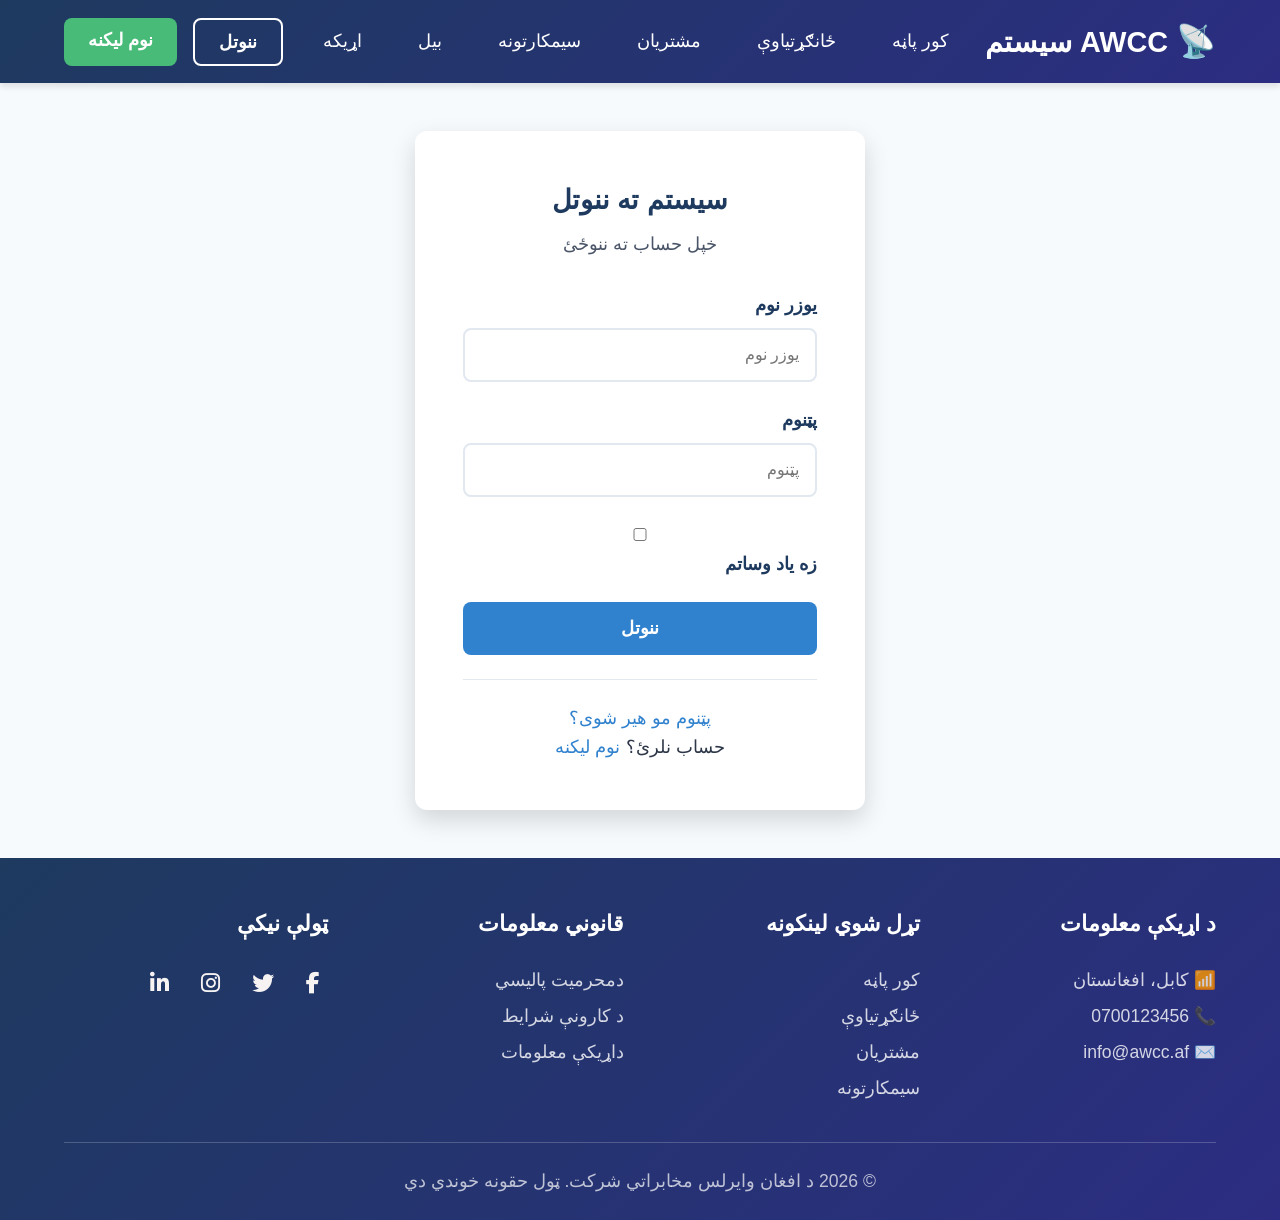
<file: login.html>
<!DOCTYPE html>
<html lang="ps" dir="rtl">

<head>
    <meta charset="UTF-8">
    <meta name="viewport" content="width=device-width, initial-scale=1.0">
    <title>ننوتل - AWCC سیستم</title>
    <link rel="stylesheet" href="css/style.css">
    <link rel="stylesheet" href="https://cdnjs.cloudflare.com/ajax/libs/font-awesome/6.5.0/css/all.min.css">

</head>

<body>

    <!-- HEADER -->
    <div id="header"></div>
    <!-- LOGIN -->
    <section class="login-container">
        <div class="login-box">

            <div class="login-header">
                <h1>سیستم ته ننوتل</h1>
                <p>خپل حساب ته ننوځئ</p>
            </div>

            <form class="login-form" id="loginForm">

                <div class="form-group">
                    <label for="username">یوزر نوم</label>
                    <input type="text" id="username" placeholder="یوزر نوم" required>
                </div>

                <div class="form-group">
                    <label for="password">پټنوم</label>
                    <input type="password" id="password" placeholder="پټنوم" required>
                </div>

                <div class="form-group">
                    <label>
<input type="checkbox" id="rememberMe"> زه یاد وساتم
</label>
                </div>

                <button type="submit" class="btn btn-primary">ننوتل</button>

            </form>

            <div class="login-footer">
                <p><a href="#">پټنوم مو هیر شوی؟</a></p>
                <p>حساب نلرئ؟ <a href="./signup.html">نوم لیکنه</a></p>
            </div>

        </div>
    </section>

    <!-- FOOTER -->
    <div id="footer"></div>

    <!-- JS -->
    <script src="login.js"></script>
    <script src="js/include.js"></script>

</body>

</html>
</file>
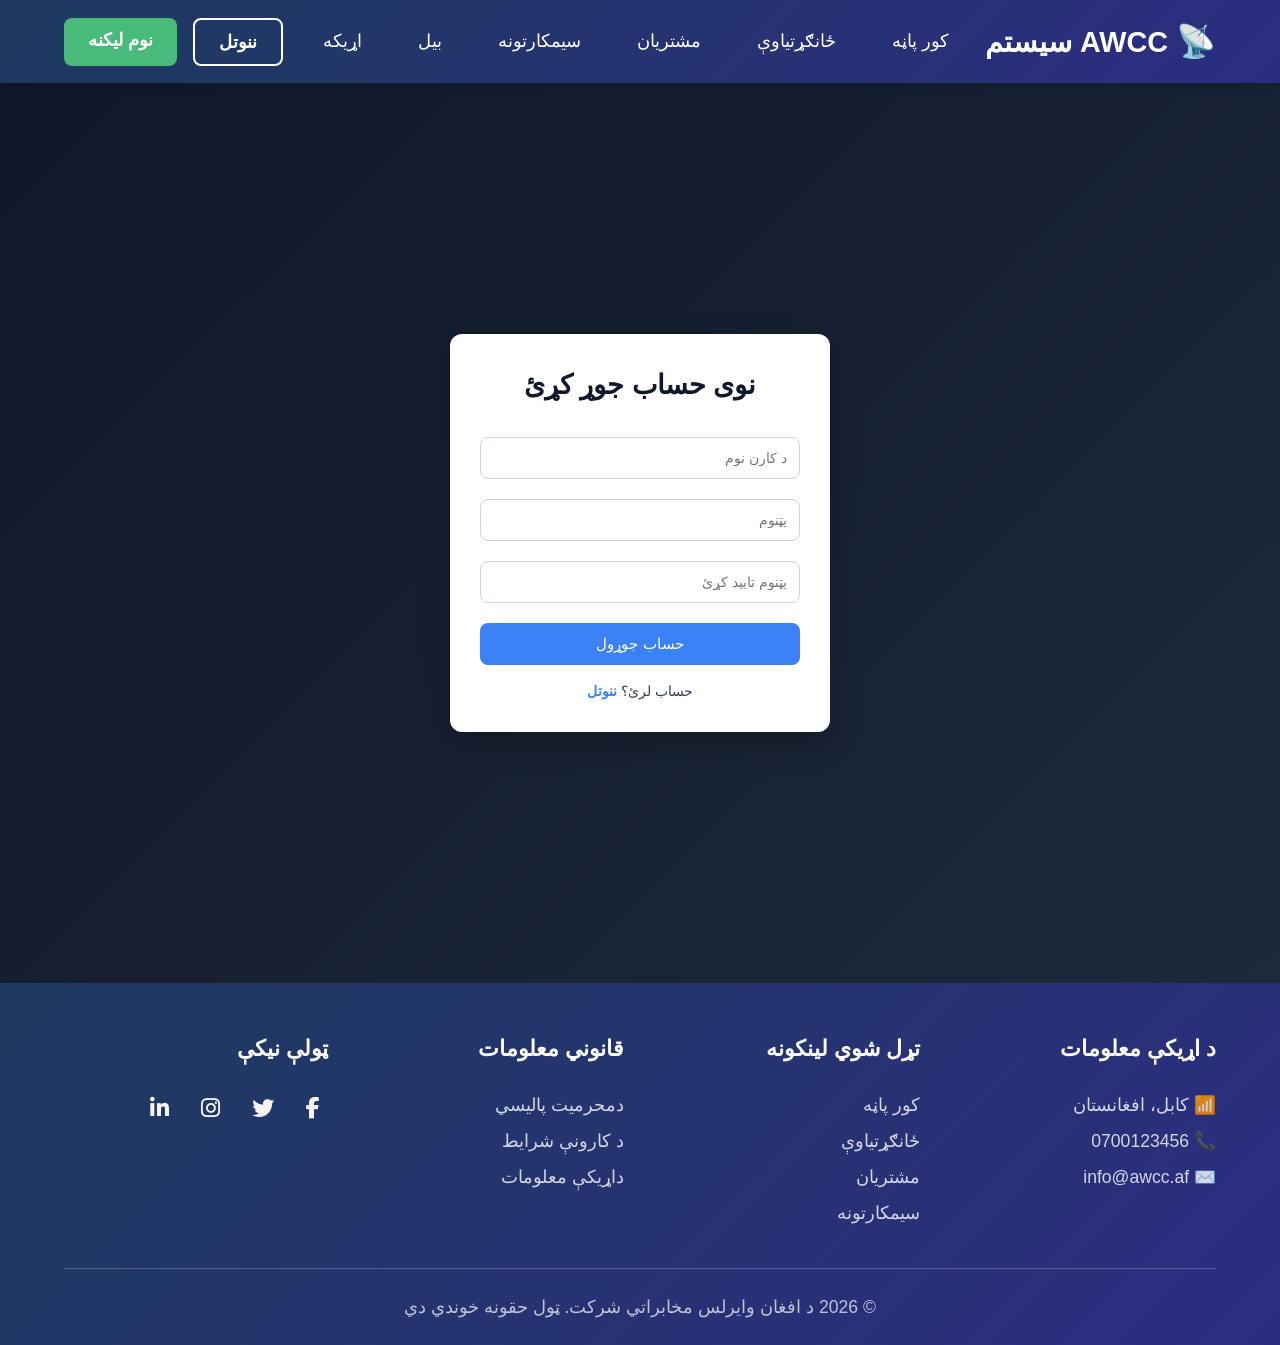
<file: signup.html>
<!DOCTYPE html>
<html lang="ps" dir="rtl">

<head>
    <meta charset="UTF-8">
    <title>نوی حساب جوړول - AWCC</title>

    <link rel="stylesheet" href="css/style.css">
    <link rel="stylesheet" href="https://cdnjs.cloudflare.com/ajax/libs/font-awesome/6.5.0/css/all.min.css">

    <!-- 🔥 INTERNAL STYLE -->
    <style>
        body {
            margin: 0;
            font-family: Arial, sans-serif;
        }
        /* Background */
        
        .login-container {
            height: 100vh;
            display: flex;
            justify-content: center;
            align-items: center;
            background: linear-gradient(135deg, #0f172a, #1e293b);
            padding: 20px;
        }
        /* Card */
        
        .login-form {
            width: 100%;
            max-width: 380px;
            background: #ffffff;
            padding: 30px;
            border-radius: 12px;
            box-shadow: 0 10px 30px rgba(0, 0, 0, 0.25);
            text-align: center;
        }
        /* Title */
        
        .login-form h2 {
            margin-bottom: 20px;
            color: #0f172a;
        }
        /* Inputs */
        
        .login-form input {
            width: 100%;
            padding: 12px;
            margin: 10px 0;
            border: 1px solid #cbd5e1;
            border-radius: 8px;
            outline: none;
            font-size: 14px;
            transition: 0.3s;
        }
        
        .login-form input:focus {
            border-color: #3b82f6;
            box-shadow: 0 0 6px rgba(59, 130, 246, 0.3);
        }
        /* Button */
        
        .login-form button {
            width: 100%;
            padding: 12px;
            background: #3b82f6;
            color: white;
            border: none;
            border-radius: 8px;
            cursor: pointer;
            font-size: 15px;
            margin-top: 10px;
            transition: 0.3s;
        }
        
        .login-form button:hover {
            background: #2563eb;
        }
        /* Text */
        
        .login-form p {
            margin-top: 15px;
            font-size: 14px;
            color: #334155;
        }
        
        .login-form a {
            color: #3b82f6;
            text-decoration: none;
            font-weight: bold;
        }
        
        .login-form a:hover {
            text-decoration: underline;
        }
    </style>

</head>

<body>

    <div class="login-container">

        <form id="signupForm" class="login-form">

            <h2>نوی حساب جوړ کړئ</h2>

            <input type="text" id="username" placeholder="د کارن نوم" required>

            <input type="password" id="password" placeholder="پټنوم" required>

            <input type="password" id="confirmPassword" placeholder="پټنوم تایید کړئ" required>

            <button type="submit">حساب جوړول</button>

            <p>
                حساب لرئ؟
                <a href="login.html">ننوتل</a>
            </p>

        </form>

    </div>

    <script src="signup.js"></script>
    <script src="js/include.js"></script>

</body>

</html>
</file>
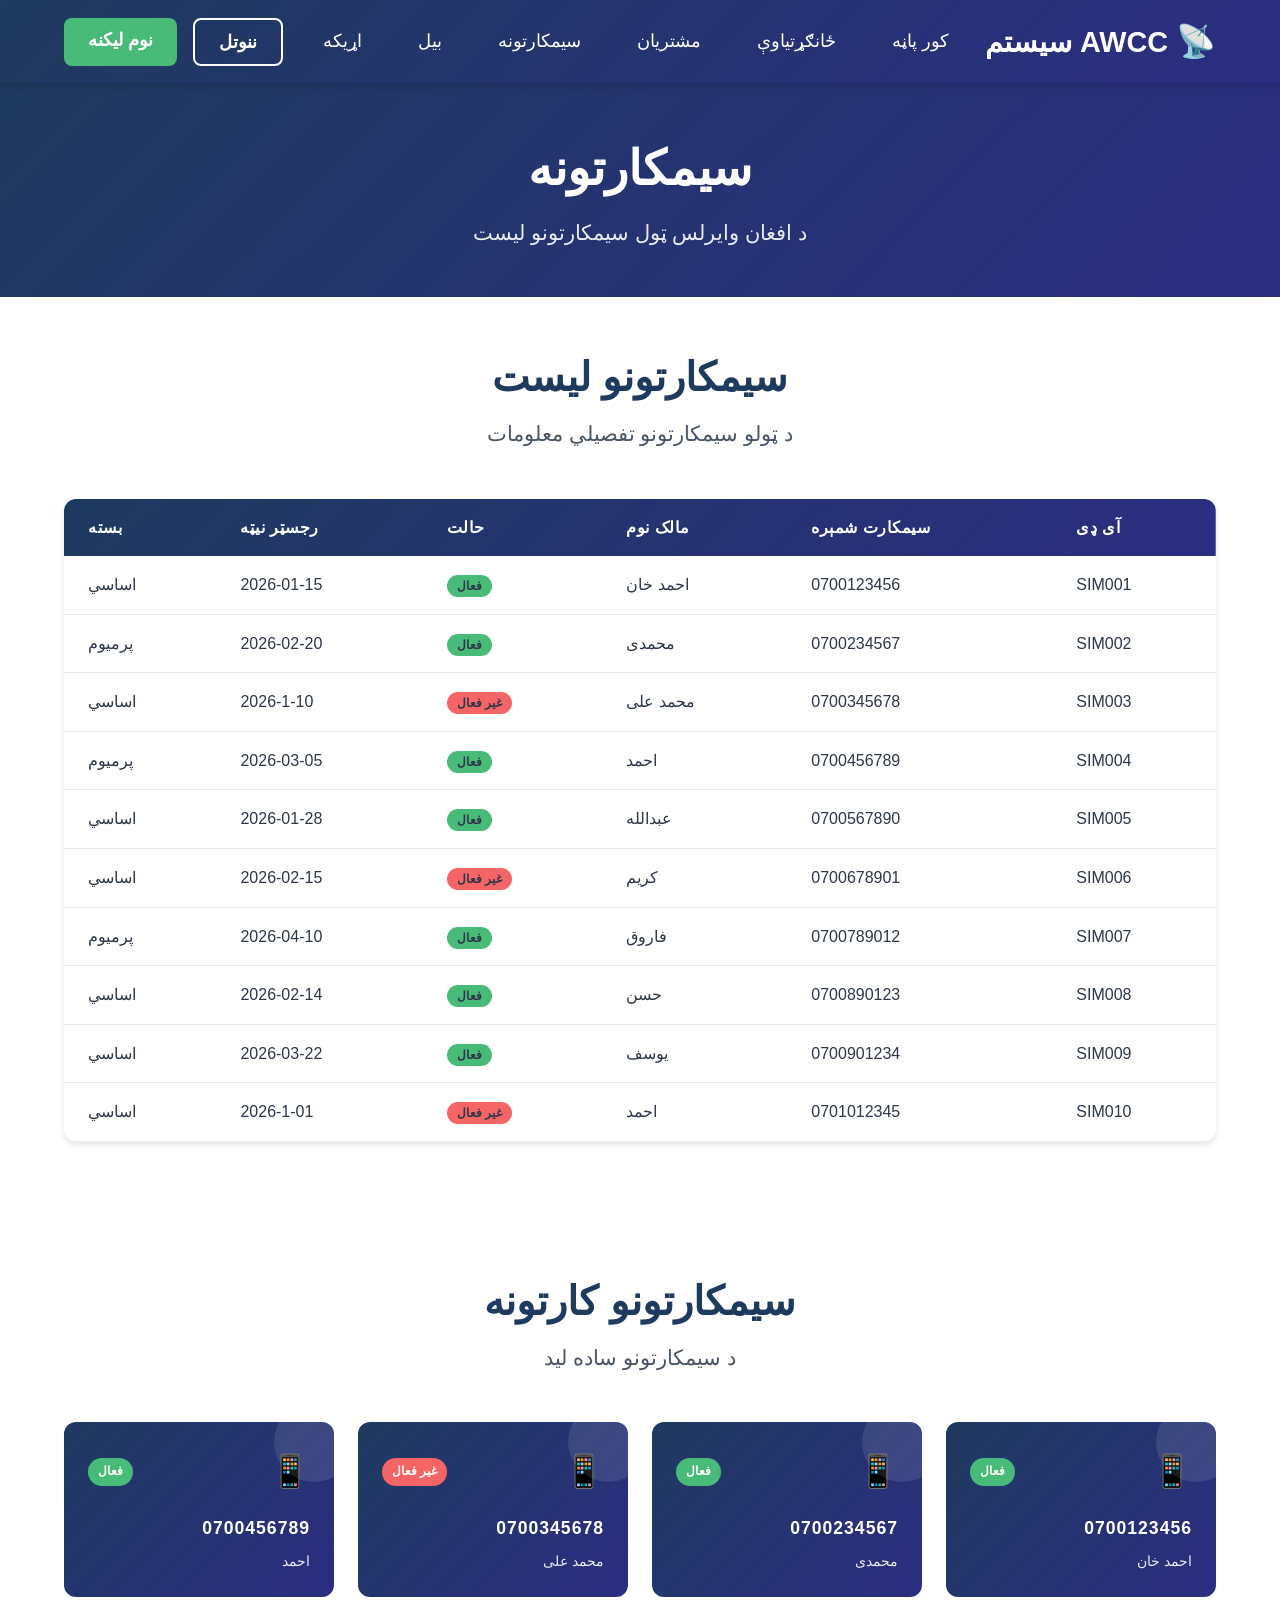
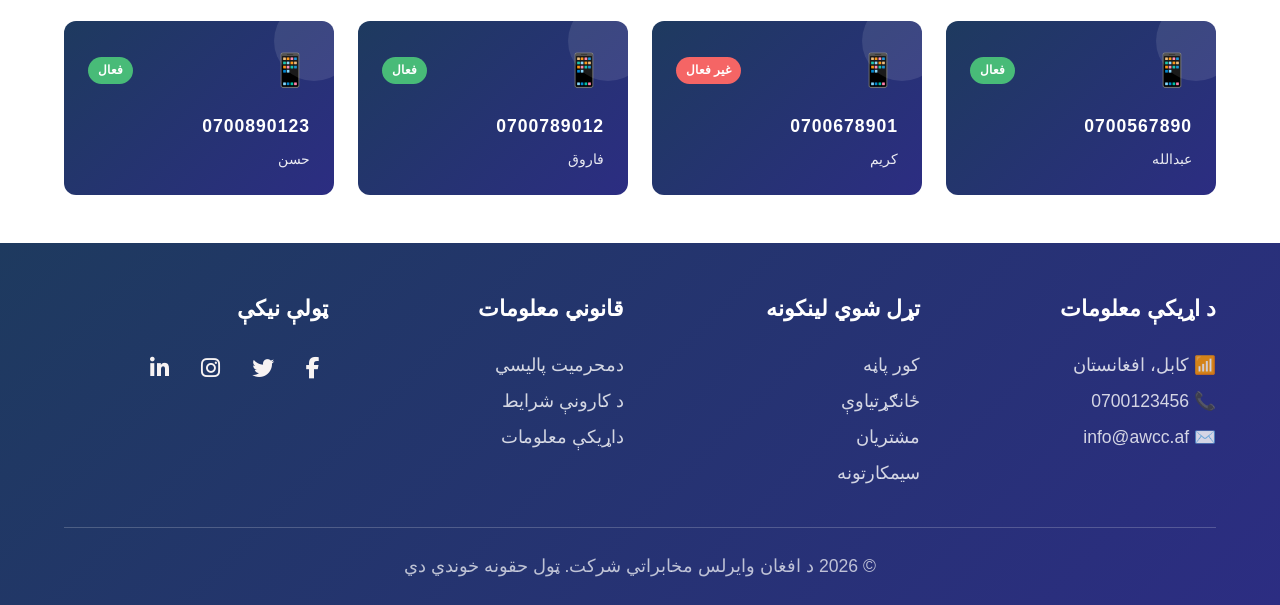
<file: simcards.html>
<!DOCTYPE html>
<html lang="ps" dir="rtl">

<head>
    <meta charset="UTF-8">
    <meta name="viewport" content="width=device-width, initial-scale=1.0">
    <title>سیمکارتونه - AWCC سیستم</title>
    <link rel="stylesheet" href="css/style.css">
    <link rel="stylesheet" href="https://cdnjs.cloudflare.com/ajax/libs/font-awesome/6.5.0/css/all.min.css">

</head>

<body>
    <!-- Header -->
    <div id="header"></div>
    <!-- Page Header -->
    <section class="page-header">
        <div class="container">
            <h1>سیمکارتونه</h1>
            <p>د افغان وایرلس ټول سیمکارتونو لیست</p>
        </div>
    </section>
    <!-- SIM Cards Table -->
    <section class="features">
        <div class="container">
            <div class="section-title">
                <h2>سیمکارتونو لیست</h2>
                <p>د ټولو سیمکارتونو تفصیلي معلومات</p>
            </div>

            <div class="table-container">
                <table>
                    <thead>
                        <tr>
                            <th>آی ډی</th>
                            <th>سیمکارت شمېره</th>
                            <th>مالک نوم</th>
                            <th>حالت</th>
                            <th>رجسټر نیټه</th>
                            <th>بسته</th>
                        </tr>
                    </thead>
                    <tbody>
                        <tr>
                            <td>SIM001</td>
                            <td>0700123456</td>
                            <td>احمد خان</td>
                            <td><span class="simcard-status active">فعال</span></td>
                            <td>2026-01-15</td>
                            <td>اساسي</td>
                        </tr>
                        <tr>
                            <td>SIM002</td>
                            <td>0700234567</td>
                            <td> محمدی</td>
                            <td><span class="simcard-status active">فعال</span></td>
                            <td>2026-02-20</td>
                            <td>پرميوم</td>
                        </tr>
                        <tr>
                            <td>SIM003</td>
                            <td>0700345678</td>
                            <td>محمد علی</td>
                            <td><span class="simcard-status inactive">غیر فعال</span></td>
                            <td>2026-1-10</td>
                            <td>اساسي</td>
                        </tr>
                        <tr>
                            <td>SIM004</td>
                            <td>0700456789</td>
                            <td> احمد</td>
                            <td><span class="simcard-status active">فعال</span></td>
                            <td>2026-03-05</td>
                            <td>پرميوم</td>
                        </tr>
                        <tr>
                            <td>SIM005</td>
                            <td>0700567890</td>
                            <td>عبدالله </td>
                            <td><span class="simcard-status active">فعال</span></td>
                            <td>2026-01-28</td>
                            <td>اساسي</td>
                        </tr>
                        <tr>
                            <td>SIM006</td>
                            <td>0700678901</td>
                            <td> کریم</td>
                            <td><span class="simcard-status inactive">غیر فعال</span></td>
                            <td>2026-02-15</td>
                            <td>اساسي</td>
                        </tr>
                        <tr>
                            <td>SIM007</td>
                            <td>0700789012</td>
                            <td> فاروق</td>
                            <td><span class="simcard-status active">فعال</span></td>
                            <td>2026-04-10</td>
                            <td>پرميوم</td>
                        </tr>
                        <tr>
                            <td>SIM008</td>
                            <td>0700890123</td>
                            <td> حسن</td>
                            <td><span class="simcard-status active">فعال</span></td>
                            <td>2026-02-14</td>
                            <td>اساسي</td>
                        </tr>
                        <tr>
                            <td>SIM009</td>
                            <td>0700901234</td>
                            <td>یوسف </td>
                            <td><span class="simcard-status active">فعال</span></td>
                            <td>2026-03-22</td>
                            <td>اساسي</td>
                        </tr>
                        <tr>
                            <td>SIM010</td>
                            <td>0701012345</td>
                            <td> احمد</td>
                            <td><span class="simcard-status inactive">غیر فعال</span></td>
                            <td>2026-1-01</td>
                            <td>اساسي</td>
                        </tr>
                    </tbody>
                </table>
            </div>
        </div>
    </section>
    <!-- SIM Cards Grid -->
    <section class="simcards-section">
        <div class="container">
            <div class="section-title">
                <h2>سیمکارتونو کارتونه</h2>
                <p>د سیمکارتونو ساده لید</p>
            </div>

            <div class="simcards-grid">
                <div class="simcard">
                    <div class="simcard-header">
                        <span class="simcard-icon">📱</span>
                        <span class="simcard-status active">فعال</span>
                    </div>
                    <div class="simcard-number">0700123456</div>
                    <div class="simcard-owner">احمد خان</div>
                </div>

                <div class="simcard">
                    <div class="simcard-header">
                        <span class="simcard-icon">📱</span>
                        <span class="simcard-status active">فعال</span>
                    </div>
                    <div class="simcard-number">0700234567</div>
                    <div class="simcard-owner"> محمدی</div>
                </div>

                <div class="simcard">
                    <div class="simcard-header">
                        <span class="simcard-icon">📱</span>
                        <span class="simcard-status inactive">غیر فعال</span>
                    </div>
                    <div class="simcard-number">0700345678</div>
                    <div class="simcard-owner">محمد علی</div>
                </div>

                <div class="simcard">
                    <div class="simcard-header">
                        <span class="simcard-icon">📱</span>
                        <span class="simcard-status active">فعال</span>
                    </div>
                    <div class="simcard-number">0700456789</div>
                    <div class="simcard-owner"> احمد</div>
                </div>

                <div class="simcard">
                    <div class="simcard-header">
                        <span class="simcard-icon">📱</span>
                        <span class="simcard-status active">فعال</span>
                    </div>
                    <div class="simcard-number">0700567890</div>
                    <div class="simcard-owner">عبدالله </div>
                </div>

                <div class="simcard">
                    <div class="simcard-header">
                        <span class="simcard-icon">📱</span>
                        <span class="simcard-status inactive">غیر فعال</span>
                    </div>
                    <div class="simcard-number">0700678901</div>
                    <div class="simcard-owner"> کریم</div>
                </div>

                <div class="simcard">
                    <div class="simcard-header">
                        <span class="simcard-icon">📱</span>
                        <span class="simcard-status active">فعال</span>
                    </div>
                    <div class="simcard-number">0700789012</div>
                    <div class="simcard-owner"> فاروق</div>
                </div>

                <div class="simcard">
                    <div class="simcard-header">
                        <span class="simcard-icon">📱</span>
                        <span class="simcard-status active">فعال</span>
                    </div>
                    <div class="simcard-number">0700890123</div>
                    <div class="simcard-owner"> حسن</div>
                </div>
            </div>
        </div>
    </section>
    <!-- Footer -->
    <div id="footer"></div>
    <script src="js/include.js"></script>
</body>

</html>
</file>
<file: css/style.css>
* {
    margin: 0;
    padding: 0;
    box-sizing: border-box;
}

:root {
    --primary-blue: #1e3a5f;
    --secondary-blue: #2c2d82;
    --accent-blue: #3182ce;
    --light-blue: #ebf8ff;
    --white: #fff;
    --light-gray: #f7fafc;
    --medium-gray: #e2e8f0;
    --dark-gray: #4a5568;
    --text-dark: #2d3748;
    --success-green: #48bb78;
    --warning-orange: #ed8936;
    --danger-red: #f56565;
    --spacing-xs: 0.5rem;
    --spacing-sm: 1rem;
    --spacing-md: 1.5rem;
    --spacing-lg: 2rem;
    --spacing-xl: 3rem;
    --radius-sm: 4px;
    --radius-md: 8px;
    --radius-lg: 12px;
    --radius-xl: 20px;
    --shadow-sm: 0 1px 3px rgba(0, 0, 0, 0.1);
    --shadow-md: 0 4px 6px rgba(0, 0, 0, 0.1);
    --shadow-lg: 0 10px 25px rgba(0, 0, 0, 0.15);
    --transition: all 0.3s ease;
}

html {
    scroll-behavior: smooth;
}

body {
    font-family: "Segoe UI", Tahoma, Geneva, Verdana, sans-serif;
    line-height: 1.6;
    color: var(--text-dark);
    background: var(--light-gray);
    font-size: 18px;
}

.container {
    max-width: 1200px;
    margin: 0 auto;
    padding: 0 var(--spacing-md);
}

header {
    background: linear-gradient( 135deg, var(--primary-blue), var(--secondary-blue));
    color: var(--white);
    padding: var(--spacing-sm) 0;
    position: sticky;
    top: 0;
    z-index: 1000;
    box-shadow: var(--shadow-md);
}

.header-container {
    display: flex;
    justify-content: space-between;
    align-items: center;
    flex-wrap: wrap;
    gap: var(--spacing-sm);
}

.logo {
    display: flex;
    align-items: center;
    gap: var(--spacing-xs);
    font-size: 1.8rem;
    font-weight: 700;
    text-decoration: none;
    color: var(--white);
}

.logo-icon {
    font-size: 2rem;
}

nav {
    display: flex;
    align-items: center;
    gap: var(--spacing-md);
}

.nav-links {
    display: flex;
    list-style: none;
    gap: var(--spacing-md);
    flex-wrap: wrap;
}

.nav-links a {
    color: var(--white);
    text-decoration: none;
    padding: var(--spacing-xs) var(--spacing-sm);
    border-radius: var(--radius-md);
    transition: var(--transition);
    font-weight: 500;
    font-size: 1.1rem;
}

.nav-links a:hover {
    background: rgba(255, 255, 255, 0.2);
    transform: translateY(-2px);
}

.nav-buttons {
    display: flex;
    gap: var(--spacing-sm);
}

.btn {
    padding: var(--spacing-xs) var(--spacing-md);
    border-radius: var(--radius-md);
    text-decoration: none;
    font-weight: 600;
    transition: var(--transition);
    display: inline-block;
    cursor: pointer;
    border: none;
    font-size: 1.1rem;
}

.btn-primary {
    background: var(--accent-blue);
    color: var(--white);
}

.btn-primary:hover {
    background: var(--secondary-blue);
    transform: translateY(-2px);
    box-shadow: var(--shadow-md);
}

.btn-secondary {
    background: transparent;
    color: var(--white);
    border: 2px solid var(--white);
}

.btn-secondary:hover {
    background: var(--white);
    color: var(--primary-blue);
}

.btn-highlight {
    background: var(--success-green);
    color: var(--white);
}

.btn-highlight:hover {
    background: #38a169;
    transform: translateY(-2px);
    box-shadow: var(--shadow-md);
}

.mobile-menu-toggle {
    display: none;
    flex-direction: column;
    gap: 4px;
    cursor: pointer;
    padding: var(--spacing-xs);
}

.mobile-menu-toggle span {
    width: 25px;
    height: 3px;
    background: var(--white);
    border-radius: 2px;
}

#menu-toggle {
    display: none;
}

.hero {
    background: linear-gradient( 135deg, var(--primary-blue), var(--secondary-blue));
    color: var(--white);
    padding: var(--spacing-xl) 0;
    text-align: center;
    position: relative;
    overflow: hidden;
}

.hero::before {
    content: "";
    position: absolute;
    top: 0;
    left: 0;
    right: 0;
    bottom: 0;
    background: url('data:image/svg+xml,<svg xmlns="http://www.w3.org/2000/svg" viewBox="0 0 100 100"><circle cx="50" cy="50" r="40" fill="none" stroke="rgba(255,255,255,0.1)" stroke-width="2"/></svg>');
    background-size: 100px 100px;
    opacity: 0.3;
}

.hero-content {
    position: relative;
    z-index: 1;
    max-width: 800px;
    margin: 0 auto;
}

.hero h1 {
    font-size: 2.5rem;
    margin-bottom: var(--spacing-md);
    line-height: 1.3;
}

.hero p {
    font-size: 1.2rem;
    margin-bottom: var(--spacing-lg);
    opacity: 0.9;
}

.hero-illustration {
    background: rgba(255, 255, 255, 0.1);
    border-radius: var(--radius-xl);
    padding: var(--spacing-xl);
    margin-top: var(--spacing-lg);
    display: flex;
    justify-content: center;
    align-items: center;
    gap: var(--spacing-lg);
    flex-wrap: wrap;
}

.illustration-item {
    display: flex;
    flex-direction: column;
    align-items: center;
    gap: var(--spacing-xs);
    padding: var(--spacing-md);
    background: rgba(255, 255, 255, 0.1);
    border-radius: var(--radius-lg);
    min-width: 120px;
}

.illustration-icon {
    font-size: 2.5rem;
}

.illustration-text {
    font-size: 0.9rem;
    font-weight: 500;
}

.features,
.customers-section,
.simcards-section,
.billing-section,
.modules-section,
.objectives-section,
.demo-section,
.testimonials-section,
.faq-section {
    padding: var(--spacing-xl) 0;
}

.features,
.simcards-section,
.modules-section,
.testimonials-section {
    background: var(--white);
}

.customers-section,
.billing-section,
.demo-section,
.faq-section {
    background: var(--light-gray);
}

.section-title {
    text-align: center;
    margin-bottom: var(--spacing-xl);
}

.section-title h2 {
    font-size: 2.5rem;
    color: var(--primary-blue);
    margin-bottom: var(--spacing-xs);
}

.section-title p {
    color: var(--dark-gray);
    font-size: 1.3rem;
}

.features-grid,
.customers-grid,
.simcards-grid,
.billing-grid,
.modules-grid,
.objectives-grid,
.demo-grid,
.testimonials-grid {
    display: grid;
    gap: var(--spacing-md);
}

.features-grid,
.billing-grid,
.objectives-grid,
.demo-grid,
.testimonials-grid {
    grid-template-columns: repeat(auto-fit, minmax(300px, 1fr));
    gap: var(--spacing-lg);
}

.customers-grid {
    grid-template-columns: repeat(auto-fit, minmax(280px, 1fr));
}

.simcards-grid {
    grid-template-columns: repeat(auto-fit, minmax(250px, 1fr));
}

.modules-grid {
    grid-template-columns: repeat(auto-fit, minmax(180px, 1fr));
}

.feature-card,
.customer-card,
.billing-card,
.module-card,
.demo-box,
.testimonial-card,
.contact-card,
.feature-detail {
    background: var(--white);
    padding: var(--spacing-md);
    border-radius: var(--radius-lg);
    box-shadow: var(--shadow-sm);
    transition: var(--transition);
}

.feature-card {
    background: var(--light-gray);
    padding: var(--spacing-lg);
    text-align: center;
    border: 2px solid transparent;
}

.feature-card:hover,
.demo-box:hover,
.contact-card:hover,
.feature-detail:hover {
    transform: translateY(-5px);
    box-shadow: var(--shadow-lg);
}

.feature-card:hover {
    border-color: var(--accent-blue);
}

.customer-card {
    border-left: 4px solid var(--accent-blue);
}

.customer-card:hover,
.billing-card:hover {
    transform: translateY(-3px);
    box-shadow: var(--shadow-md);
}

.simcard {
    background: linear-gradient( 135deg, var(--primary-blue), var(--secondary-blue));
    color: var(--white);
    padding: var(--spacing-md);
    border-radius: var(--radius-lg);
    position: relative;
    overflow: hidden;
    transition: var(--transition);
}

.simcard:hover {
    transform: scale(1.02);
    box-shadow: var(--shadow-lg);
}

.simcard::before {
    content: "";
    position: absolute;
    top: -20px;
    right: -20px;
    width: 80px;
    height: 80px;
    background: rgba(255, 255, 255, 0.1);
    border-radius: 50%;
}

.simcard-header,
.customer-header,
.billing-header {
    display: flex;
    justify-content: space-between;
    align-items: center;
    margin-bottom: var(--spacing-sm);
}

.billing-header {
    margin-bottom: var(--spacing-md);
    padding-bottom: var(--spacing-sm);
    border-bottom: 2px solid var(--medium-gray);
}

.feature-icon,
.module-icon,
.contact-icon,
.feature-detail-icon {
    font-size: 2.5rem;
    margin-bottom: var(--spacing-sm);
}

.feature-detail-icon {
    font-size: 3rem;
}

.feature-card h3,
.module-card h3,
.contact-card h3,
.feature-detail h3 {
    color: var(--primary-blue);
    margin-bottom: var(--spacing-xs);
}

.feature-card h3 {
    font-size: 1.3rem;
}

.module-card h3 {
    font-size: 1rem;
}

.feature-detail h3 {
    font-size: 1.3rem;
    margin-bottom: var(--spacing-sm);
}

.feature-card p,
.contact-card p,
.feature-detail p {
    color: var(--dark-gray);
}

.feature-card p {
    font-size: 0.95rem;
}

.feature-detail p {
    margin-bottom: var(--spacing-sm);
}

.customer-name,
.billing-customer {
    font-size: 1.4rem;
    font-weight: 600;
    color: var(--primary-blue);
}

.customer-status,
.billing-status,
.simcard-status {
    padding: 4px 12px;
    border-radius: var(--radius-xl);
    font-size: 1rem;
    font-weight: 600;
}

.simcard-status {
    padding: 4px 10px;
    font-size: 0.75rem;
}

.status-active,
.billing-status.paid {
    background: #c6f6d5;
    color: #22543d;
}

.status-blocked,
.billing-status.overdue {
    background: #fed7d7;
    color: #742a2a;
}

.billing-status.pending {
    background: #feebc8;
    color: #744210;
}

.simcard-status.active {
    background: var(--success-green);
}

.simcard-status.inactive {
    background: var(--danger-red);
}

.customer-info {
    display: flex;
    flex-direction: column;
    gap: var(--spacing-xs);
}

.customer-info-item {
    display: flex;
    align-items: center;
    gap: var(--spacing-xs);
    color: var(--dark-gray);
    font-size: 1.1rem;
}

.customer-info-item span:first-child {
    font-weight: 600;
    color: var(--text-dark);
}

.simcard-icon {
    font-size: 2rem;
}

.simcard-number {
    font-size: 1.1rem;
    font-weight: 600;
    margin-bottom: var(--spacing-xs);
    letter-spacing: 1px;
}

.simcard-owner {
    font-size: 0.9rem;
    opacity: 0.9;
}

.billing-details {
    display: grid;
    grid-template-columns: repeat(2, 1fr);
    gap: var(--spacing-sm);
}

.billing-item {
    display: flex;
    flex-direction: column;
    gap: 4px;
}

.billing-label {
    font-size: 0.85rem;
    color: var(--dark-gray);
}

.billing-value {
    font-size: 1.1rem;
    font-weight: 600;
    color: var(--text-dark);
}

.billing-value.amount {
    color: var(--primary-blue);
}

.billing-value.balance {
    color: var(--success-green);
}

.module-card {
    background: linear-gradient(135deg, var(--light-blue), var(--white));
    border: 2px solid var(--medium-gray);
    text-align: center;
}

.module-card:hover {
    transform: translateY(-5px);
    border-color: var(--accent-blue);
    box-shadow: var(--shadow-md);
}

.objectives-section {
    background: linear-gradient( 135deg, var(--primary-blue), var(--secondary-blue));
    color: var(--white);
}

.objective-card {
    background: rgba(255, 255, 255, 0.1);
    padding: var(--spacing-lg);
    border-radius: var(--radius-lg);
    backdrop-filter: blur(10px);
}

.objective-icon {
    font-size: 2.5rem;
    margin-bottom: var(--spacing-sm);
}

.objective-card h3 {
    margin-bottom: var(--spacing-xs);
    font-size: 1.3rem;
}

.objective-card p {
    opacity: 0.9;
    font-size: 0.95rem;
}

.demo-grid {
    margin-bottom: var(--spacing-lg);
}

.demo-preview {
    height: 200px;
    background: linear-gradient( 135deg, var(--primary-blue), var(--secondary-blue));
    display: flex;
    align-items: center;
    justify-content: center;
    color: var(--white);
    font-size: 3rem;
}

.demo-content {
    padding: var(--spacing-md);
}

.demo-content h3 {
    color: var(--primary-blue);
    margin-bottom: var(--spacing-xs);
}

.demo-content p {
    color: var(--dark-gray);
    font-size: 0.9rem;
}

.demo-button {
    text-align: center;
}

.testimonial-card {
    background: var(--light-gray);
    padding: var(--spacing-lg);
    position: relative;
}

.testimonial-card::before {
    content: '"';
    position: absolute;
    top: 10px;
    left: 20px;
    font-size: 4rem;
    color: var(--accent-blue);
    opacity: 0.3;
    font-family: Georgia, serif;
}

.testimonial-text {
    font-style: italic;
    color: var(--dark-gray);
    margin-bottom: var(--spacing-md);
    position: relative;
    z-index: 1;
}

.testimonial-author {
    display: flex;
    align-items: center;
    gap: var(--spacing-sm);
}

.author-avatar {
    width: 50px;
    height: 50px;
    background: linear-gradient( 135deg, var(--primary-blue), var(--secondary-blue));
    border-radius: 50%;
    display: flex;
    align-items: center;
    justify-content: center;
    color: var(--white);
    font-size: 1.5rem;
}

.author-info h4 {
    color: var(--primary-blue);
    font-size: 1rem;
}

.author-info p {
    color: var(--dark-gray);
    font-size: 0.85rem;
}

.faq-list {
    max-width: 800px;
    margin: 0 auto;
}

.faq-item {
    background: var(--white);
    margin-bottom: var(--spacing-sm);
    border-radius: var(--radius-md);
    overflow: hidden;
    box-shadow: var(--shadow-sm);
}

.faq-question {
    padding: var(--spacing-md);
    font-weight: 600;
    color: var(--primary-blue);
    display: flex;
    justify-content: space-between;
    align-items: center;
    cursor: pointer;
}

.faq-question::after {
    content: "+";
    font-size: 1.5rem;
    color: var(--accent-blue);
}

.faq-answer {
    padding: 0 var(--spacing-md) var(--spacing-md);
    color: var(--dark-gray);
    line-height: 1.7;
}

footer {
    background: linear-gradient( 135deg, var(--primary-blue), var(--secondary-blue));
    color: var(--white);
    padding: var(--spacing-xl) 0 var(--spacing-md);
}

.footer-content {
    display: grid;
    grid-template-columns: repeat(auto-fit, minmax(250px, 1fr));
    gap: var(--spacing-lg);
    margin-bottom: var(--spacing-lg);
}

.footer-section h3 {
    margin-bottom: var(--spacing-md);
    font-size: 1.4rem;
}

.footer-section p,
.footer-section a {
    color: rgba(255, 255, 255, 0.8);
    text-decoration: none;
    display: block;
    margin-bottom: var(--spacing-xs);
    transition: var(--transition);
    font-size: 1.1rem;
}

.footer-section a:hover {
    color: var(--white);
    padding-left: 5px;
}

.social-links {
    display: flex;
    gap: var(--spacing-sm);
    margin-top: var(--spacing-sm);
}

.social-link {
    width: 40px;
    height: 40px;
    background: rgba(255, 255, 255, 0.1);
    border-radius: 50%;
    display: flex;
    align-items: center;
    justify-content: center;
    font-size: 1.2rem;
    transition: var(--transition);
}

.social-link:hover {
    background: var(--accent-blue);
    transform: translateY(-3px);
}

.footer-bottom {
    text-align: center;
    padding-top: var(--spacing-md);
    border-top: 1px solid rgba(255, 255, 255, 0.2);
}

.footer-bottom p {
    color: rgba(255, 255, 255, 0.7);
    font-size: 1.1rem;
}

.page-header {
    background: linear-gradient( 135deg, var(--primary-blue), var(--secondary-blue));
    color: var(--white);
    padding: var(--spacing-xl) 0;
    text-align: center;
}

.page-header h1 {
    font-size: 3rem;
    margin-bottom: var(--spacing-xs);
}

.page-header p {
    font-size: 1.3rem;
    opacity: 0.9;
}

.table-container {
    overflow-x: auto;
    background: var(--white);
    border-radius: var(--radius-lg);
    box-shadow: var(--shadow-md);
    margin: var(--spacing-lg) 0;
}

table {
    width: 100%;
    border-collapse: collapse;
}

thead {
    background: linear-gradient( 135deg, var(--primary-blue), var(--secondary-blue));
    color: var(--white);
}

th,
td {
    padding: var(--spacing-sm) var(--spacing-md);
    text-align: left;
    font-size: 1rem;
}

th {
    font-weight: 600;
    text-transform: uppercase;
    font-size: 1rem;
    letter-spacing: 0.5px;
}

tbody tr {
    border-bottom: 1px solid var(--medium-gray);
    transition: var(--transition);
}

tbody tr:hover {
    background: var(--light-blue);
}

tbody tr:last-child {
    border-bottom: none;
}

.form-container {
    max-width: 600px;
    margin: 0 auto;
    background: var(--white);
    padding: var(--spacing-xl);
    border-radius: var(--radius-lg);
    box-shadow: var(--shadow-md);
}

.form-group {
    margin-bottom: var(--spacing-md);
}

.form-group label {
    display: block;
    margin-bottom: var(--spacing-xs);
    font-weight: 600;
    color: var(--primary-blue);
}

.form-group input,
.form-group select,
.form-group textarea {
    width: 100%;
    padding: var(--spacing-sm);
    border: 2px solid var(--medium-gray);
    border-radius: var(--radius-md);
    font-size: 1rem;
    transition: var(--transition);
    font-family: inherit;
}

.form-group input:focus,
.form-group select:focus,
.form-group textarea:focus {
    outline: none;
    border-color: var(--accent-blue);
    box-shadow: 0 0 0 3px rgba(49, 130, 206, 0.1);
}

.form-group textarea {
    resize: vertical;
    min-height: 120px;
}

.contact-info {
    display: grid;
    grid-template-columns: repeat(auto-fit, minmax(250px, 1fr));
    gap: var(--spacing-lg);
    margin-top: var(--spacing-lg);
}

.features-list {
    display: grid;
    grid-template-columns: repeat(auto-fit, minmax(350px, 1fr));
    gap: var(--spacing-lg);
    margin-top: var(--spacing-lg);
}

.feature-detail ul {
    list-style: none;
    padding-left: 0;
}

.feature-detail ul li {
    padding: var(--spacing-xs) 0;
    color: var(--dark-gray);
    display: flex;
    align-items: center;
    gap: var(--spacing-xs);
}

.feature-detail ul li::before {
    content: "✓";
    color: var(--success-green);
    font-weight: 700;
}

.login-container {
    min-height: calc(100vh - 200px);
    display: flex;
    align-items: center;
    justify-content: center;
    padding: var(--spacing-xl);
}

.login-box {
    background: var(--white);
    padding: var(--spacing-xl);
    border-radius: var(--radius-lg);
    box-shadow: var(--shadow-lg);
    width: 100%;
    max-width: 450px;
}

.login-header {
    text-align: center;
    margin-bottom: var(--spacing-lg);
}

.login-header h1 {
    color: var(--primary-blue);
    margin-bottom: var(--spacing-xs);
}

.login-header p {
    color: var(--dark-gray);
}

.login-form .form-group {
    margin-bottom: var(--spacing-md);
}

.login-form .btn {
    width: 100%;
    padding: var(--spacing-sm);
    font-size: 1.1rem;
}

.login-footer {
    text-align: center;
    margin-top: var(--spacing-md);
    padding-top: var(--spacing-md);
    border-top: 1px solid var(--medium-gray);
}

.login-footer a {
    color: var(--accent-blue);
    text-decoration: none;
}

.login-footer a:hover {
    text-decoration: underline;
}

@media (max-width: 1024px) {
    .nav-links {
        gap: var(--spacing-sm);
    }
    .nav-links a {
        font-size: 0.9rem;
        padding: var(--spacing-xs);
    }
    .nav-buttons .btn {
        font-size: 0.9rem;
        padding: var(--spacing-xs) var(--spacing-sm);
    }
}

@media (max-width: 992px) {
    .hero h1 {
        font-size: 2rem;
    }
    .hero p {
        font-size: 1rem;
    }
    .section-title h2 {
        font-size: 1.75rem;
    }
    .features-grid,
    .customers-grid,
    .simcards-grid,
    .billing-grid,
    .modules-grid,
    .objectives-grid,
    .demo-grid,
    .testimonials-grid {
        grid-template-columns: repeat(auto-fit, minmax(250px, 1fr));
    }
}

@media (max-width: 768px) {
    .mobile-menu-toggle {
        display: flex;
    }
    .header-container {
        flex-wrap: nowrap;
    }
    nav {
        position: absolute;
        top: 70px;
        right: 0;
        width: 100%;
        background: linear-gradient( 135deg, var(--primary-blue), var(--secondary-blue));
        flex-direction: column;
        align-items: flex-start;
        padding: var(--spacing-md);
        display: none;
    }
    .nav-links {
        flex-direction: column;
        width: 100%;
        gap: var(--spacing-sm);
    }
    .nav-links li {
        width: 100%;
    }
    .nav-links a {
        display: block;
        width: 100%;
        padding: var(--spacing-sm);
    }
    .nav-buttons {
        flex-direction: column;
        width: 100%;
        margin-top: var(--spacing-sm);
    }
    .nav-buttons .btn {
        width: 100%;
        text-align: center;
    }
    #menu-toggle:checked~nav {
        display: flex;
    }
    .hero {
        padding: var(--spacing-lg) 0;
    }
    .hero h1 {
        font-size: 1.75rem;
    }
    .hero-illustration {
        flex-direction: column;
    }
    .illustration-item {
        width: 100%;
    }
    .features,
    .customers-section,
    .simcards-section,
    .billing-section,
    .modules-section,
    .objectives-section,
    .demo-section,
    .testimonials-section,
    .faq-section {
        padding: var(--spacing-lg) 0;
    }
    .section-title h2 {
        font-size: 1.5rem;
    }
    .features-grid,
    .customers-grid,
    .simcards-grid,
    .billing-grid,
    .modules-grid,
    .objectives-grid,
    .demo-grid,
    .testimonials-grid,
    .features-list {
        grid-template-columns: 1fr;
    }
    .billing-details {
        grid-template-columns: 1fr;
    }
    .footer-content {
        grid-template-columns: 1fr;
        text-align: center;
    }
    .social-links {
        justify-content: center;
    }
    .page-header h1 {
        font-size: 2rem;
    }
    table {
        font-size: 0.85rem;
    }
    th,
    td {
        padding: var(--spacing-xs) var(--spacing-sm);
    }
    .form-container {
        padding: var(--spacing-md);
    }
    .login-box {
        padding: var(--spacing-md);
    }
}

@media (max-width: 480px) {
    .container {
        padding: 0 var(--spacing-sm);
    }
    .hero h1 {
        font-size: 1.5rem;
    }
    .btn {
        padding: var(--spacing-xs) var(--spacing-sm);
        font-size: 0.9rem;
    }
    .feature-card,
    .customer-card,
    .billing-card,
    .contact-card,
    .feature-detail {
        padding: var(--spacing-sm);
    }
    .customer-header,
    .billing-header {
        flex-direction: column;
        align-items: flex-start;
        gap: var(--spacing-xs);
    }
}

.text-center {
    text-align: center;
}

.text-left {
    text-align: left;
}

.text-right {
    text-align: right;
}

.mt-sm {
    margin-top: var(--spacing-sm);
}

.mt-md {
    margin-top: var(--spacing-md);
}

.mt-lg {
    margin-top: var(--spacing-lg);
}

.mb-sm {
    margin-bottom: var(--spacing-sm);
}

.mb-md {
    margin-bottom: var(--spacing-md);
}

.mb-lg {
    margin-bottom: var(--spacing-lg);
}

.hidden {
    display: none;
}

.visible {
    display: block;
}

.section-title-white h2 {
    color: var(--white);
}

.section-title-white p {
    color: rgba(255, 255, 255, 0.9);
}

.faq-answer {
    display: none;
}

.faq-item.active .faq-answer {
    display: block;
}

.faq-answer {
    display: none;
    padding: 10px;
    color: #444;
}

.faq-item.active .faq-answer {
    display: block;
}

.faq-question {
    cursor: pointer;
    font-weight: bold;
}

.social-links a {
    font-size: 22px;
    margin: 0 8px;
    color: #f7f3f3;
    transition: 0.3s;
}

.social-links a:hover {
    color: rgb(227, 178, 104);
    transform: scale(1.2);
    transform: translateY(-2px);
}
</file>
